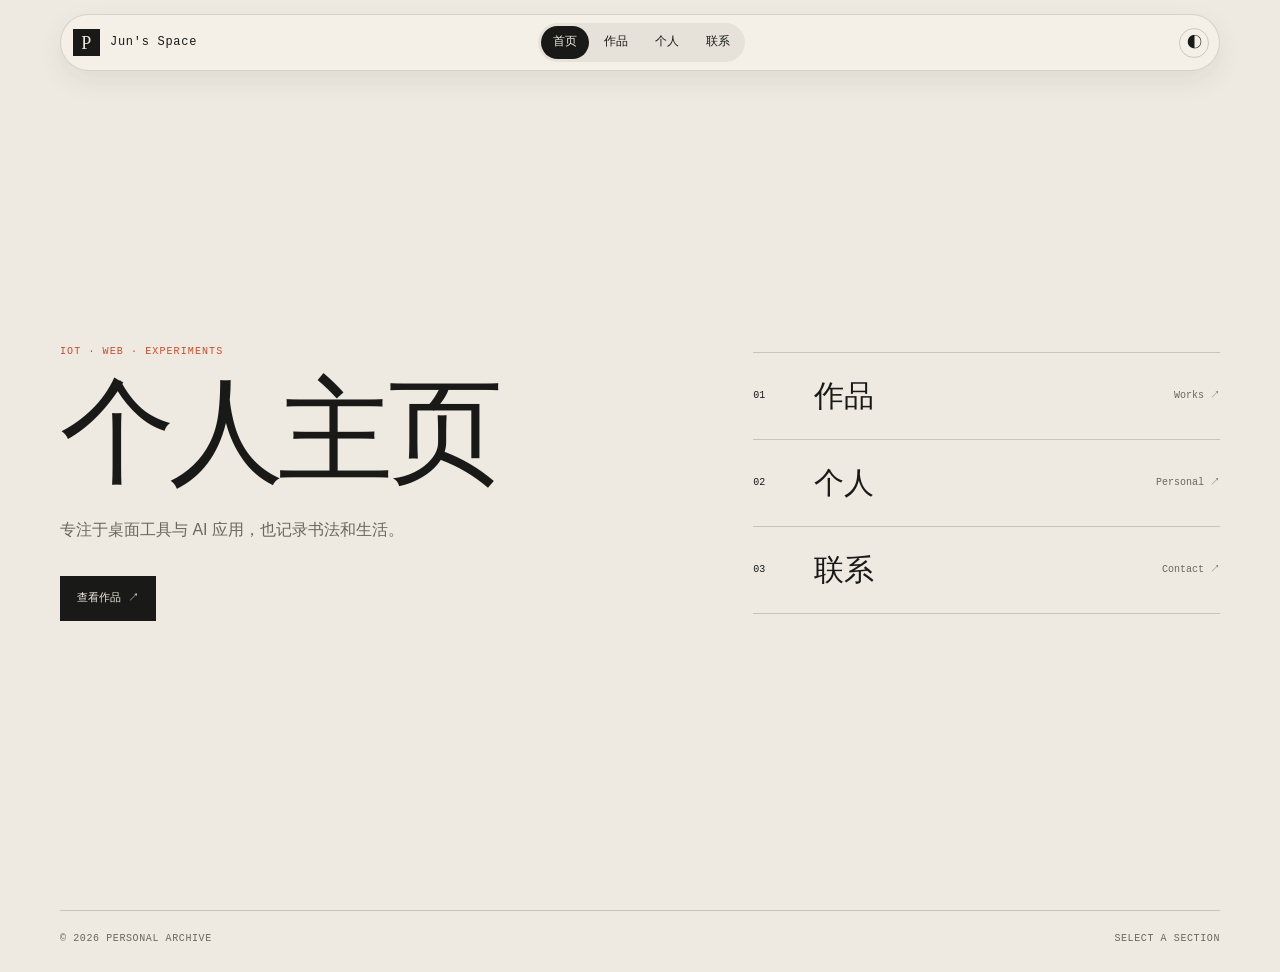
<file: index.html>
<!doctype html>
<html lang="zh-CN">
<head>
  <meta charset="UTF-8">
  <meta name="viewport" content="width=device-width, initial-scale=1.0">
  <meta name="description" content="个人主页入口。">
  <title>个人主页</title>
  <link rel="stylesheet" href="styles.css">
</head>
<body>
  <header class="site-nav">
    <div class="nav-shell">
      <a class="brand" href="index.html"><span class="brand-mark">P</span><span>Jun's Space</span></a>
      <nav class="nav-links" aria-label="主导航">
        <a class="active" href="index.html">首页</a>
        <a href="works.html">作品</a>
        <a href="profile.html">个人</a>
        <a href="contact.html">联系</a>
      </nav>
      <div class="nav-actions"><button class="theme-toggle" type="button" data-theme-toggle aria-label="切换深浅色" title="切换深浅色">◐</button></div>
    </div>
  </header>

  <main class="home-main section-shell">
    <div class="home-copy reveal">
      <p class="eyebrow">IoT · Web · Experiments</p>
      <h1>个人主页</h1>
      <p class="home-lede">专注于桌面工具与 AI 应用，也记录书法和生活。</p>
      <a class="button button-dark" href="works.html">查看作品 ↗</a>
    </div>
    <div class="home-index reveal" aria-label="页面目录">
      <a href="works.html"><span>01</span><strong>作品</strong><b>Works ↗</b></a>
      <a href="profile.html"><span>02</span><strong>个人</strong><b>Personal ↗</b></a>
      <a href="contact.html"><span>03</span><strong>联系</strong><b>Contact ↗</b></a>
    </div>
  </main>

  <footer class="site-footer section-shell"><span>© 2026 PERSONAL ARCHIVE</span><span>SELECT A SECTION</span></footer>
  <script src="app.js" defer></script>
</body>
</html>
</file>
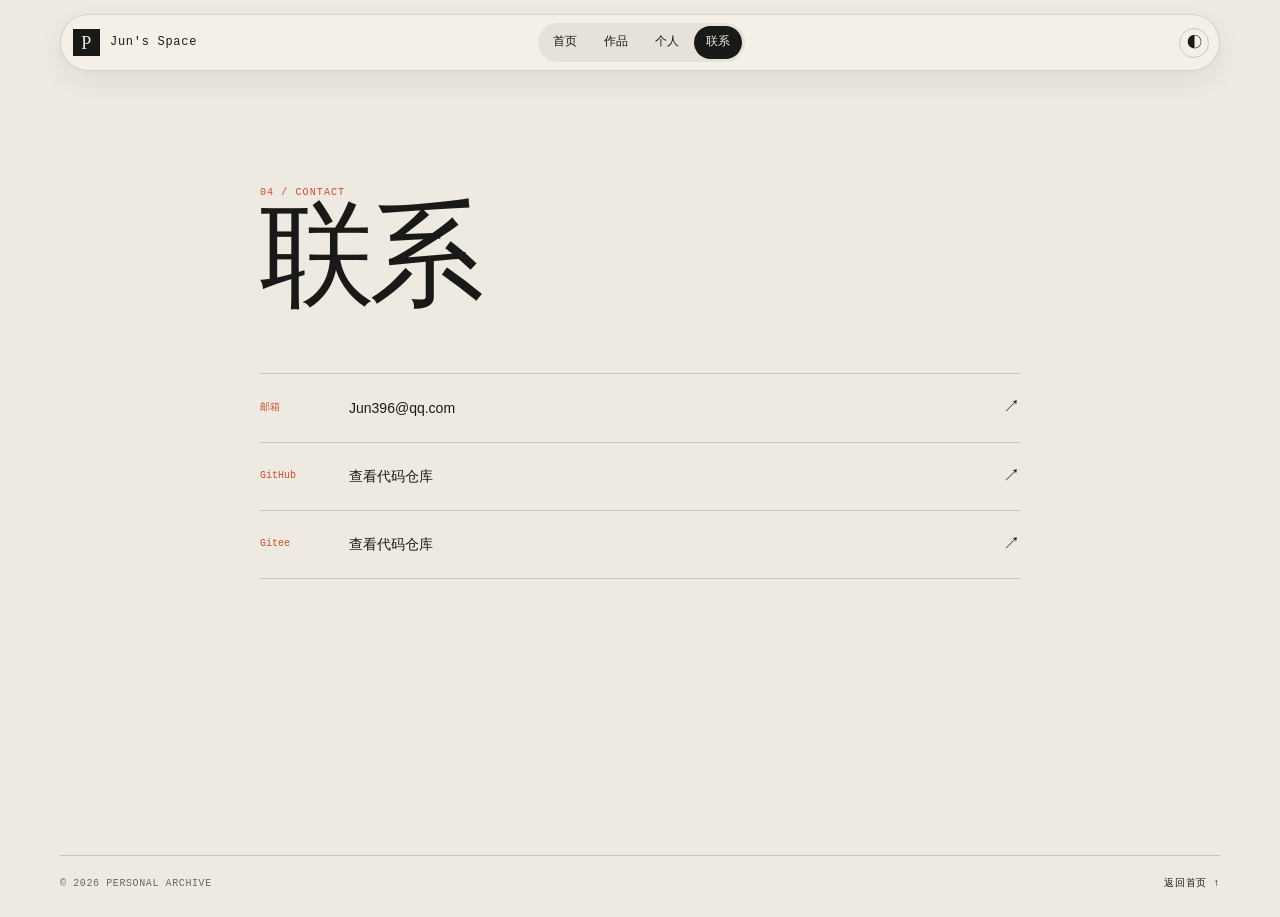
<file: contact.html>
<!doctype html>
<html lang="zh-CN">
<head>
  <meta charset="UTF-8"><meta name="viewport" content="width=device-width, initial-scale=1.0">
  <title>联系 — 个人主页</title><link rel="stylesheet" href="styles.css">
</head>
<body>
  <header class="site-nav"><div class="nav-shell"><a class="brand" href="index.html"><span class="brand-mark">P</span><span>Jun's Space</span></a><nav class="nav-links"><a href="index.html">首页</a><a href="works.html">作品</a><a href="profile.html">个人</a><a class="active" href="contact.html">联系</a></nav><div class="nav-actions"><button class="theme-toggle" type="button" data-theme-toggle aria-label="切换深浅色" title="切换深浅色">◐</button></div></div></header>
  <main class="page-main section-shell contact-page">
    <div class="page-heading reveal"><p class="eyebrow">04 / Contact</p><h1>联系</h1></div>
    <div class="contact-links reveal">
      <a href="mailto:Jun396@qq.com"><span>邮箱</span><strong>Jun396@qq.com</strong><b>↗</b></a>
      <a href="https://github.com/Junmst" target="_blank" rel="noreferrer" aria-label="打开 GitHub 主页"><span>GitHub</span><strong>查看代码仓库</strong><b>↗</b></a>
      <a href="https://gitee.com/junmarvel" target="_blank" rel="noreferrer"><span>Gitee</span><strong>查看代码仓库</strong><b>↗</b></a>
    </div>
  </main>
  <footer class="site-footer section-shell"><span>© 2026 PERSONAL ARCHIVE</span><a href="index.html">返回首页 ↑</a></footer>
  <script src="app.js" defer></script>
</body>
</html>
</file>
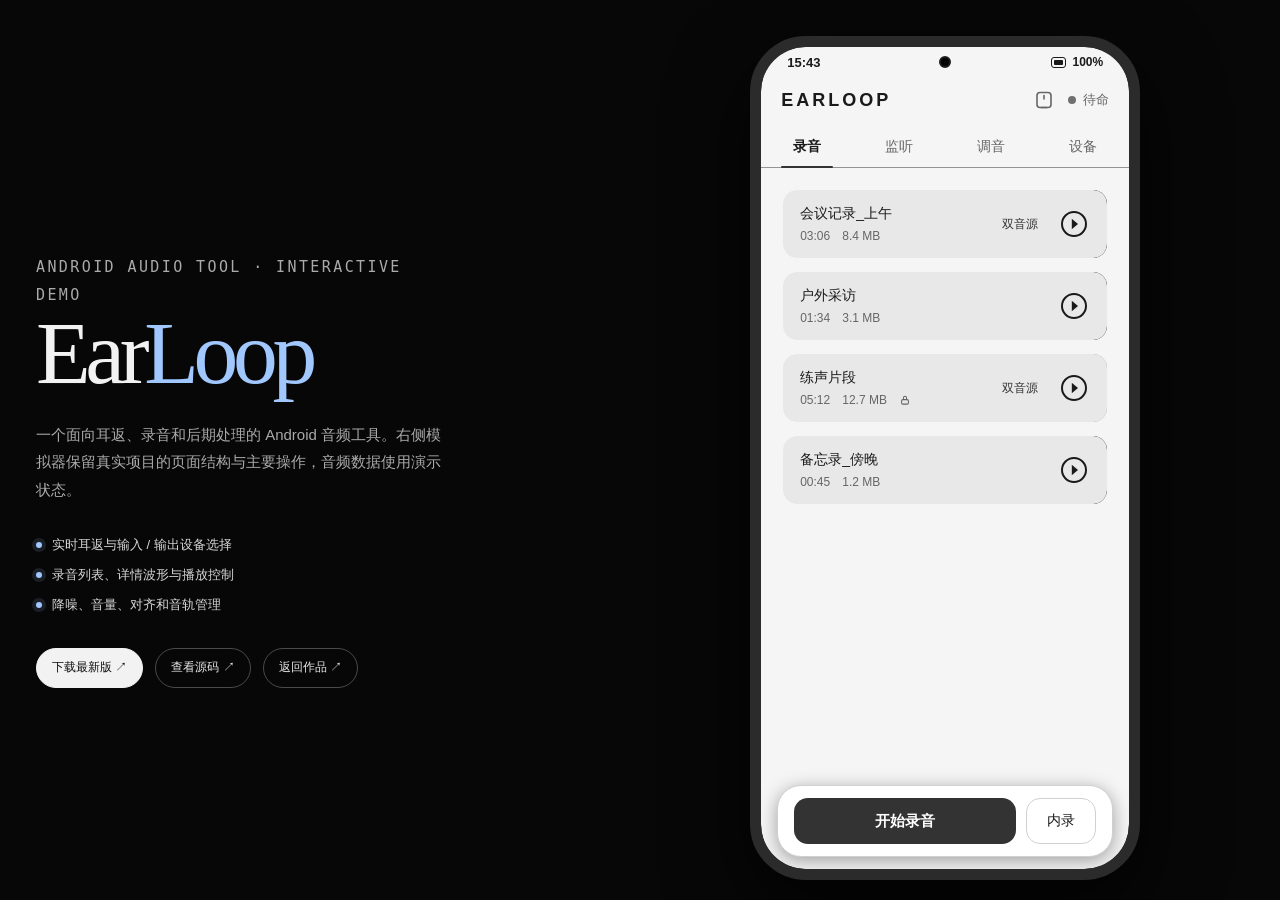
<file: earloop.html>
<!DOCTYPE html>
<html lang="zh-CN">
<head>
<meta charset="UTF-8">
<meta name="viewport" content="width=device-width, initial-scale=1.0">
<title>EarLoop</title>
<style>
:root{
  --ink:#101010; --surface:#1B1B1B; --raised:#272727; --high:#333333;
  --text:#F2F2F2; --muted:#AAAAAA; --outline:#686868; --variant:#444444;
  --primary:#E6E6E6; --on-primary:#101010;
  --success:#43A047; --error:#FF8A80; --playhead:#E53935;
}
[data-theme="dark"]{
  --ink:#101010; --surface:#1B1B1B; --raised:#272727; --high:#333333;
  --text:#F2F2F2; --muted:#AAAAAA; --outline:#686868; --variant:#444444;
  --primary:#E6E6E6; --on-primary:#101010;
  --success:#43A047; --error:#FF8A80; --playhead:#E53935;
}
[data-theme="light"]{
  --ink:#F5F5F5; --surface:#FFFFFF; --raised:#E8E8E8; --high:#F0F0F0;
  --text:#1A1A1A; --muted:#666666; --outline:#707070; --variant:#D0D0D0;
  --primary:#333333; --on-primary:#FFFFFF;
  --success:#2E7D32; --error:#BA1A1A; --playhead:#E53935;
}
*{box-sizing:border-box;margin:0;padding:0;-webkit-tap-highlight-color:transparent;}
html,body{height:100%;}
body{
  background:#070707;
  font-family:-apple-system,BlinkMacSystemFont,"Segoe UI","PingFang SC","Microsoft YaHei",sans-serif;
  color:var(--text);
  min-height:100vh;padding:36px;
}
/* ===== 项目介绍 + 手机模拟器 ===== */
.earloop-project-shell{width:min(1240px,100%);min-height:calc(100vh - 72px);margin:0 auto;display:grid;grid-template-columns:minmax(300px,.85fr) minmax(390px,1fr);gap:clamp(46px,8vw,120px);align-items:center;}
.earloop-project-intro{max-width:470px;}
.earloop-project-kicker{margin:0 0 18px;color:#9fbfff;font:11px/1.2 ui-monospace,SFMono-Regular,Consolas,monospace;letter-spacing:.16em;text-transform:uppercase;}
.earloop-project-intro h1{margin:0;color:#f2f2f2;font:500 clamp(54px,7vw,92px)/.95 Georgia,"Songti SC",serif;letter-spacing:-.06em;}
.earloop-project-intro h1 span{color:#a1c7ff;}
.earloop-project-intro p{max-width:410px;margin:26px 0 0;color:#aaa;line-height:1.85;font-size:15px;}
.earloop-feature-list{display:grid;gap:12px;margin:32px 0 0;padding:0;list-style:none;color:#d7d7d7;font-size:13px;}
.earloop-feature-list li{display:flex;align-items:center;gap:10px;}
.earloop-feature-list li::before{content:"";width:6px;height:6px;border-radius:50%;background:#a1c7ff;box-shadow:0 0 0 4px rgba(161,199,255,.12);}
.earloop-project-actions{display:flex;flex-wrap:wrap;gap:12px;margin-top:34px;}
.earloop-project-actions a{display:inline-flex;align-items:center;min-height:40px;padding:0 15px;border:1px solid #4a4a4a;border-radius:999px;color:#e8e8e8;font-size:12px;text-decoration:none;transition:background .2s,border-color .2s,transform .2s;}
.earloop-project-actions a:first-child{background:#f2f2f2;color:#101010;border-color:#f2f2f2;}
.earloop-project-actions a:hover{border-color:#a1c7ff;transform:translateY(-2px);}
.earloop-phone-stage{display:flex;justify-content:center;align-items:center;min-width:390px;}
@media (max-width: 820px){
  body{padding:24px 16px;}
  .earloop-project-shell{display:block;min-height:0;}
  .earloop-project-intro{max-width:620px;margin:0 auto 34px;}
  .earloop-project-intro h1{font-size:64px;}
  .earloop-phone-stage{min-width:0;}
}
/* ===== 展台说明（外壳外，非 App 界面） ===== */
.stage-note{position:fixed;left:24px;top:24px;color:#555;font-size:13px;line-height:1.7;}
.stage-note b{color:#999;font-weight:600;}

/* ===== 真机外壳 ===== */
.phone{
  position:relative;width:390px;height:844px;flex:none;
  background:#1a1a1a;border-radius:56px;
  border:11px solid #2b2b2b;
  box-shadow:0 30px 80px rgba(0,0,0,.75), inset 0 0 0 2px #0a0a0a;
  display:flex;flex-direction:column;overflow:hidden;
  transform-origin:center center;
}
.phone::before{ /* 侧边电源键 */
  content:"";position:absolute;right:-11px;top:170px;width:3px;height:96px;
  background:#3a3a3a;border-radius:2px;
}
.phone::after{ /* 侧边音量键 */
  content:"";position:absolute;left:-11px;top:150px;width:3px;height:64px;
  background:#3a3a3a;border-radius:2px;box-shadow:0 76px 0 #3a3a3a;
}
.screen{
  position:relative;flex:1;background:var(--ink);border-radius:44px;overflow:hidden;
  display:flex;flex-direction:column;user-select:none;-webkit-user-select:none;
}
/* 状态栏 */
.statusbar{
  position:relative;
  height:30px;flex:none;display:flex;align-items:center;justify-content:space-between;
  padding:0 26px;font-size:13px;font-weight:600;color:var(--text);
}
.statusbar .sb-right{display:flex;align-items:center;gap:6px;}
.sb-icon{width:15px;height:11px;border:1.4px solid var(--text);border-radius:3px;position:relative;}
.sb-icon::after{content:"";position:absolute;inset:2px;background:var(--text);border-radius:1px;}
.punch{position:absolute;top:9px;left:50%;transform:translateX(-50%);width:12px;height:12px;border-radius:50%;background:#000;border:2px solid #1c1c1c;}
.island{position:absolute;top:5px;left:50%;display:flex;align-items:center;gap:7px;height:20px;padding:0 13px;border-radius:20px;background:#000;color:#fff;font-size:12px;font-weight:600;letter-spacing:.3px;opacity:0;transform:translateX(-50%) scale(.75);pointer-events:none;transition:opacity .2s ease,transform .22s cubic-bezier(.2,.9,.3,1.2);}
.island.on{opacity:1;transform:translateX(-50%) scale(1);pointer-events:auto;}
.island-dot{width:7px;height:7px;border-radius:50%;background:#E53935;animation:islandPulse 1.2s ease-in-out infinite;}
@keyframes islandPulse{0%,100%{opacity:1}50%{opacity:.25}}

#app{position:relative;flex:1;overflow:hidden;}
.view{position:absolute;inset:0;display:flex;flex-direction:column;}
.hidden{display:none !important;}

/* ===== 顶栏 ===== */
.header{
  flex:none;display:flex;align-items:center;justify-content:space-between;
  padding:6px 20px 10px;
}
.wordmark{font-size:18px;font-weight:700;letter-spacing:3px;}
.header-status{display:flex;align-items:center;gap:7px;font-size:13px;color:var(--muted);}
.status-dot{width:8px;height:8px;border-radius:50%;background:var(--outline);}
.status-dot.live{background:var(--success);}

/* ===== 底部 Tabs（主页四栏） ===== */
.tabs{
  flex:none;display:flex;border-bottom:1px solid rgba(68,68,68,.55);
}
.tab{
  flex:1;text-align:center;padding:11px 0;font-size:14px;color:var(--muted);
  cursor:pointer;user-select:none;position:relative;
}
.tab.sel{color:var(--text);font-weight:600;}
.tab.sel::after{content:"";position:absolute;left:22%;right:22%;bottom:-1px;height:2px;background:var(--primary);border-radius:2px;}

/* 内容滚动区 */
.body{flex:1;overflow-y:auto;overflow-x:hidden;padding:22px 22px 96px;display:flex;flex-direction:column;gap:24px;}
.body::-webkit-scrollbar{width:0;}

/* ===== 卡片通用 ===== */
.card{background:var(--raised);border-radius:18px;border:1px solid rgba(68,68,68,.55);padding:20px 18px;transition:background .18s;}
.row{display:flex;align-items:center;justify-content:space-between;gap:10px;}
.muted{color:var(--muted);}
.small{font-size:12px;}
.med{font-weight:500;}

/* 可点元素通用反馈 */
.tab,.seg button,.mode-btn,.mini-seg button,.align-btns button,.q-toggle,.denoise-action,.detail-tabs button,.rec-card,.icon-btn,.track-item,.play-btn,.bar-record,.bar-capture,.select-bar button,.dropdown button,.dialog-actions button,.sheet-opt{
  transition:background .16s ease,color .16s ease,transform .12s ease,border-color .16s ease;
}
.tab:active{color:var(--primary);}
.seg button:active,.mode-btn:active,.mini-seg button:active,.q-toggle:active,.detail-tabs button:active{transform:scale(.95);}
.align-btns button:active{transform:scale(.94);background:var(--variant);}
.denoise-action:active{opacity:.65;}
.rec-card:hover{background:var(--high);}
.rec-card:active{transform:scale(.985);}
.icon-btn:active{background:var(--raised);border-radius:12px;}
.play-btn:active{transform:scale(.9);}
.dropdown button:active,.dialog-actions button:active,.sheet-opt:active{background:var(--high);}

/* 开关 */
.switch{width:46px;height:28px;border-radius:14px;background:var(--variant);position:relative;cursor:pointer;flex:none;transition:background .18s;}
.switch::after{content:"";position:absolute;top:3px;left:3px;width:22px;height:22px;border-radius:50%;background:#ccc;transition:transform .18s;}
.switch.on{background:var(--primary);}
.switch.on::after{transform:translateX(18px);background:var(--on-primary);}

/* 分段按钮 */
.seg{display:flex;gap:8px;}
.seg button{
  flex:1;padding:10px 0;border-radius:10px;border:1px solid var(--variant);
  background:var(--raised);color:var(--text);font-size:13px;cursor:pointer;
}
.seg button.sel{background:var(--primary);color:var(--on-primary);border-color:var(--primary);font-weight:600;}

/* 模式小按钮 */
.mode-btn{
  border:1px solid var(--primary);background:var(--primary);color:var(--on-primary);
  border-radius:10px;padding:8px 14px;font-size:13px;font-weight:600;cursor:pointer;
  overflow:hidden;min-width:72px;
}
.mode-btn .mode-label{display:inline-block;animation:modeLabelIn .18s ease;}
@keyframes modeLabelIn{from{opacity:0;transform:translateX(8px);}to{opacity:1;transform:none;}}

/* 滑块 */
.slider{position:relative;height:28px;display:flex;align-items:center;cursor:pointer;touch-action:none;}
.slider .track{position:absolute;left:9px;right:9px;height:3px;border-radius:3px;background:var(--variant);}
.slider .fill{position:absolute;left:9px;height:3px;border-radius:3px;background:var(--primary);}
.slider .thumb{position:absolute;width:18px;height:18px;border-radius:50%;background:var(--primary);transform:translateX(-50%);transition:width .12s ease,height .12s ease,background .16s ease;}
.slider:hover .thumb{width:20px;height:20px;}
.slider .ref{position:absolute;top:50%;width:4px;height:4px;border-radius:50%;background:var(--playhead);transform:translate(-50%,-50%);z-index:1;}
.slider.disabled{opacity:.4;pointer-events:none;}

/* 大监听按钮 */
.big-action{
  width:100%;padding:17px;border:none;border-radius:16px;background:var(--primary);
  color:var(--on-primary);font-size:17px;font-weight:600;cursor:pointer;
  transition:transform .12s ease,background .16s ease,opacity .16s ease;
}
.big-action:active{transform:scale(.98);opacity:.88;}
.big-action.ghost{background:var(--high);color:var(--text);border:1px solid var(--variant);}
.banner{background:var(--raised);border-radius:16px;padding:15px;display:flex;flex-direction:column;gap:8px;}
.banner button{align-self:flex-start;margin-top:6px;background:var(--primary);color:var(--on-primary);border:none;border-radius:10px;padding:8px 14px;font-size:13px;cursor:pointer;transition:transform .12s ease;}
.banner button:active{transform:scale(.96);}

/* 录音列表卡片 */
#panel-recordings{display:flex;flex-direction:column;gap:14px;}
#panel-listen,#panel-tune,#panel-device{display:flex;flex-direction:column;gap:26px;}
.rec-card{background:var(--raised);border-radius:14px;padding:14px 16px;cursor:pointer;border:1px solid transparent;position:relative;}
.rec-swipe{position:relative;border-radius:14px;overflow:hidden;touch-action:pan-y;}
.swipe-actions{position:absolute;top:0;right:0;bottom:0;width:168px;display:flex;}
.swipe-actions button{flex:1 1 0;min-width:0;border:none;background:var(--high);color:var(--text);display:flex;flex-direction:column;align-items:center;justify-content:center;gap:4px;font-size:10px;padding:0 2px;cursor:pointer;}
.swipe-actions button svg{width:18px;height:18px;}
.swipe-actions button.act-lock{background:var(--raised);}
.swipe-actions button.act-delete{background:#3a2323;color:var(--error);}
.swipe-actions button:disabled{opacity:.35;cursor:not-allowed;}
.swipe-actions button:disabled svg{opacity:.6;}
.rec-swipe .rec-card{transition:transform .22s ease;}
.rec-swipe.dragging .rec-card{transition:none;}
.rec-swipe.open .rec-card{transform:translateX(-168px);}
.rec-card.sel{background:var(--high);border-color:rgba(230,230,230,.45);}
.rec-card .check{
  width:22px;height:22px;flex:none;border-radius:50%;border:2px solid var(--outline);
  display:none;align-items:center;justify-content:center;color:var(--on-primary);
}
.selecting .rec-card .check{display:flex;}
.rec-card.sel .check{background:var(--primary);border-color:var(--primary);}
.rec-card .check svg{width:13px;height:13px;}
.rec-card .main{display:flex;align-items:center;gap:12px;}
.rec-card .meta{display:flex;gap:12px;margin-top:6px;font-size:12px;color:var(--muted);align-items:center;}
.lock-ico{display:inline-flex;color:var(--muted);}
.lock-ico svg{width:12px;height:12px;}
.rec-card .title{font-weight:500;flex:1;font-size:14px;}
.play-btn{width:32px;height:32px;flex:none;cursor:pointer;display:flex;align-items:center;justify-content:center;background:transparent;border:none;padding:0;color:var(--text);}
.play-btn svg{width:28px;height:28px;}
.status-chip{font-size:12px;color:var(--primary);padding-right:8px;}
.rec-progress{margin-top:9px;}
.rec-progress .time{font-size:12px;color:var(--muted);margin-top:3px;}

/* 多选操作栏 */
.select-bar{display:flex;align-items:center;gap:10px;padding:4px 2px;}
.select-bar .sel-count{flex:1;font-weight:500;font-size:15px;}
.select-bar button{
  border:1px solid var(--variant);background:var(--raised);color:var(--text);
  border-radius:10px;padding:8px 12px;font-size:13px;cursor:pointer;transition:background .16s,transform .12s;
}
.select-bar button:active{transform:scale(.96);}
.select-bar button.primary{background:var(--primary);color:var(--on-primary);border-color:var(--primary);font-weight:600;}

/* ===== 详情页 ===== */
#view-detail{background:var(--ink);}
.detail-top{flex:none;height:40px;display:flex;align-items:center;padding:0 10px;gap:2px;}
.icon-btn{width:40px;height:40px;display:flex;align-items:center;justify-content:center;cursor:pointer;border:none;background:transparent;color:var(--text);}
.detail-title{flex:1;font-size:18px;font-weight:600;white-space:nowrap;overflow:hidden;text-overflow:ellipsis;padding-left:6px;}
.menu-wrap{position:relative;}
.dropdown{
  position:absolute;right:0;top:44px;width:168px;background:var(--raised);border-radius:18px;
  box-shadow:0 8px 24px rgba(0,0,0,.6);overflow:hidden;z-index:30;
  opacity:0;transform:translateY(-6px) scale(.97);transform-origin:top right;
  visibility:hidden;pointer-events:none;
  transition:opacity .16s ease,transform .16s ease,visibility 0s linear .16s;
}
.dropdown.open{
  opacity:1;transform:translateY(0) scale(1);visibility:visible;pointer-events:auto;
  transition:opacity .16s ease,transform .16s ease,visibility 0s;
}
.dropdown button{display:block;width:100%;height:40px;padding:0 12px;background:transparent;border:none;border-bottom:1px solid rgba(68,68,68,.55);color:var(--text);font-size:14px;text-align:left;cursor:pointer;}
.dropdown button:last-child{border-bottom:none;}
.dropdown button:disabled{opacity:.35;cursor:not-allowed;}

.wavezone{flex:1;min-height:0;display:flex;flex-direction:column;padding:2px 10px 0;user-select:none;-webkit-user-select:none;}
#wave-canvas{flex:1;min-height:0;width:100%;display:block;touch-action:none;}
.timerow{flex:none;height:70px;display:flex;align-items:center;justify-content:space-between;padding:0 10px;}
.time-cur{font-size:22px;font-weight:700;color:var(--text);}
.time-sep{font-size:11px;color:var(--muted);margin:0 4px;}
.time-total{font-size:11px;color:var(--muted);}

.format-note{flex:none;padding:10px;display:flex;align-items:center;justify-content:space-between;gap:8px;color:var(--muted);font-size:12px;}
.format-note button{background:transparent;color:var(--primary);border:none;font-size:13px;cursor:pointer;}

.detail-bottom{flex:none;padding:0 10px 14px;display:flex;flex-direction:column;gap:10px;}
.detail-tabs{display:flex;gap:10px;}
.detail-tabs button{
  flex:1;height:42px;border-radius:14px;border:none;font-size:15px;cursor:pointer;color:var(--text);
  background:var(--raised);transition:background .16s ease,color .16s ease,transform .12s ease;
}
.detail-tabs button:hover{background:var(--high);}
.detail-tabs button:active{transform:scale(.97);}
.detail-tabs button.sel{background:var(--primary);color:var(--on-primary);font-weight:600;}
.ctl-card{background:var(--raised);border-radius:18px;height:170px;display:flex;align-items:center;padding:14px;}
.ctl-inner{width:100%;display:flex;flex-direction:column;justify-content:center;gap:14px;}
.ctl-inner.in-right{animation:ctlInR .18s ease;}
.ctl-inner.in-left{animation:ctlInL .18s ease;}
.ctl-inner.locked .q-toggle,.ctl-inner.locked .denoise-action,.ctl-inner.locked .slider,.ctl-inner.locked .align-btns button{opacity:.38;pointer-events:none;}
@keyframes ctlInR{from{opacity:0;transform:translateX(14px);}to{opacity:1;transform:none;}}
@keyframes ctlInL{from{opacity:0;transform:translateX(-14px);}to{opacity:1;transform:none;}}
.view{animation:viewIn .2s ease;}
@keyframes viewIn{from{opacity:0;}to{opacity:1;}}
.channel-row{display:flex;align-items:center;gap:10px;}
.channel-row .col-title{font-weight:500;width:52px;flex:none;}
.channel-row .col-status{font-size:12px;color:var(--muted);flex:1;min-height:15px;}
.denoise-row{display:flex;align-items:center;gap:10px;}
.denoise-row .col-info{flex:1;min-width:0;}
.denoise-row .col-title{font-weight:500;font-size:14px;}
.denoise-row .col-status{font-size:12px;color:var(--muted);margin-top:2px;min-height:15px;}
.q-toggle{border:1px solid var(--variant);background:transparent;color:var(--muted);border-radius:9px;padding:6px 10px;font-size:12px;cursor:pointer;flex:none;}
.q-toggle.disabled{opacity:.35;cursor:default;}
.denoise-action{border:none;background:transparent;color:var(--primary);font-size:13px;cursor:pointer;padding:6px 4px;flex:none;}
.mini-seg{display:flex;gap:6px;}
.mini-seg button{border:1px solid var(--variant);background:var(--raised);color:var(--text);border-radius:9px;padding:6px 9px;font-size:12px;cursor:pointer;}
.mini-seg button.sel{background:var(--primary);color:var(--on-primary);border-color:var(--primary);}

.align-btns{display:flex;gap:0;}
.align-btns button{flex:1;height:38px;border:none;background:transparent;color:var(--text);font-size:13px;cursor:pointer;}
.align-btns button:active{background:var(--variant);}

/* 音轨管理覆盖层 */
#view-tracks{background:var(--ink);z-index:20;padding-top:16px;}
.tracks-head{display:flex;align-items:center;gap:6px;padding:0 10px 14px;}
.tracks-body{flex:1;overflow-y:auto;padding:0 20px;display:flex;flex-direction:column;gap:14px;}
.track-item{background:var(--raised);border-radius:16px;padding:16px;display:flex;flex-direction:column;gap:8px;}

.seg button:hover:not(.sel),.mini-seg button:hover:not(.sel){background:var(--high);}
.switch:hover{border-color:var(--outline);}
[data-dev]:hover{background:var(--high);}
.play-btn:hover{color:var(--primary);}
.dropdown button:hover{background:var(--high);}

/* 对话框 */
.dialog-mask{position:absolute;inset:0;background:rgba(0,0,0,.55);z-index:40;display:flex;align-items:center;justify-content:center;padding:30px;animation:maskIn .18s ease;}
@keyframes maskIn{from{opacity:0;}to{opacity:1;}}
.dialog{background:var(--raised);border-radius:20px;padding:20px;width:100%;max-width:300px;animation:dialogIn .2s ease;}
@keyframes dialogIn{from{opacity:0;transform:translateY(10px) scale(.96);}to{opacity:1;transform:none;}}
.dialog h3{font-size:16px;margin-bottom:10px;}
.dialog p{font-size:13px;color:var(--muted);line-height:1.6;}
.dialog-actions{display:flex;justify-content:flex-end;gap:10px;margin-top:18px;}
.dialog-actions button{border:none;background:transparent;color:var(--primary);font-size:14px;cursor:pointer;padding:8px 12px;}
.dialog input{width:100%;background:var(--surface);border:1px solid var(--variant);border-radius:10px;color:var(--text);padding:10px;font-size:14px;margin-top:10px;}

/* 底部导出 sheet */
.sheet-mask{position:absolute;inset:0;background:rgba(0,0,0,.55);z-index:40;display:flex;align-items:flex-end;justify-content:center;animation:maskIn .18s ease;}
.sheet{background:var(--raised);border-radius:24px 24px 0 0;padding:20px 20px 24px;width:100%;animation:sheetUp .2s ease;}
@keyframes sheetUp{from{opacity:0;transform:translateY(24px);}to{opacity:1;transform:none;}}
.sheet-opt{display:flex;align-items:center;gap:14px;padding:13px 4px;cursor:pointer;border-radius:14px;}
.sheet-opt:active{background:var(--high);}
.radio{width:20px;height:20px;flex:none;border-radius:50%;border:2px solid var(--outline);display:flex;align-items:center;justify-content:center;}
.radio.on{border-color:var(--primary);}
.radio.on::after{content:"";width:10px;height:10px;border-radius:50%;background:var(--primary);}
.sheet-opt .label{font-size:15px;}
.sheet-confirm{margin-top:14px;width:100%;height:46px;border:none;border-radius:18px;background:var(--variant);color:var(--text);font-size:15px;font-weight:600;cursor:pointer;transition:background .16s,transform .12s;}
.sheet-confirm:active{transform:scale(.98);}
.sheet-confirm:disabled{opacity:.45;cursor:default;}

/* 主题切换键 */
.theme-btn{width:34px;height:34px;color:var(--muted);}
.theme-btn svg{width:20px;height:20px;}

/* 主页底部录音 / 内录栏 */
.home-bottombar{position:absolute;left:16px;right:16px;bottom:12px;z-index:15;transition:opacity .22s ease,transform .22s ease;}
.home-bottombar.off{opacity:0;transform:translateY(16px);pointer-events:none;}
.bar-pill{background:var(--surface);border-radius:24px;padding:12px 16px;display:flex;gap:10px;box-shadow:0 4px 18px rgba(0,0,0,.35);border:1px solid var(--variant);}
.bar-record{flex:1;height:46px;border:none;border-radius:14px;background:var(--primary);color:var(--on-primary);font-size:15px;font-weight:600;cursor:pointer;transition:transform .12s ease,opacity .16s ease;}
.bar-record:active{transform:scale(.97);}
.bar-capture{height:46px;padding:0 20px;border:1px solid var(--variant);border-radius:14px;background:transparent;color:var(--text);font-size:14px;cursor:pointer;transition:transform .12s ease,background .16s ease,color .16s ease;}
.bar-capture.on{background:var(--high);color:var(--primary);border-color:var(--primary);}
.bar-capture:active{transform:scale(.97);}

/* 页面 / Tab 过渡动画 */
@keyframes slideInRight{from{opacity:0;transform:translateX(30px);}to{opacity:1;transform:none;}}
@keyframes slideInLeft{from{opacity:0;transform:translateX(-30px);}to{opacity:1;transform:none;}}
@keyframes panelInRight{from{opacity:0;transform:translateX(22px);}to{opacity:1;transform:none;}}
@keyframes panelInLeft{from{opacity:0;transform:translateX(-22px);}to{opacity:1;transform:none;}}
.anim-in-right{animation:slideInRight .26s ease;}
.anim-in-left{animation:slideInLeft .26s ease;}
.panel-in-right{animation:panelInRight .22s ease;}
.panel-in-left{animation:panelInLeft .22s ease;}
@keyframes expandIn{from{opacity:0;transform:translateY(-8px);}to{opacity:1;transform:none;}}
.anim-expand{animation:expandIn .22s ease;}
</style>
</head>
<body>
<div class="earloop-project-shell">
  <section class="earloop-project-intro">
    <p class="earloop-project-kicker">Android audio tool · interactive demo</p>
    <h1>Ear<span>Loop</span></h1>
    <p>一个面向耳返、录音和后期处理的 Android 音频工具。右侧模拟器保留真实项目的页面结构与主要操作，音频数据使用演示状态。</p>
    <ul class="earloop-feature-list">
      <li>实时耳返与输入 / 输出设备选择</li>
      <li>录音列表、详情波形与播放控制</li>
      <li>降噪、音量、对齐和音轨管理</li>
    </ul>
    <div class="earloop-project-actions">
      <a href="https://gitee.com/junmarvel/ear-loop/releases/tag/v1.1.0" target="_blank" rel="noreferrer">下载最新版 ↗</a>
      <a href="https://gitee.com/junmarvel/ear-loop" target="_blank" rel="noreferrer">查看源码 ↗</a>
      <a href="works.html">返回作品 ↗</a>
    </div>
  </section>
  <div class="earloop-phone-stage">
<div class="phone">
  <div class="screen">
    <div class="statusbar">
      <span id="sb-time">9:41</span>
      <div class="punch"></div>
      <div class="island" id="island">
        <span class="island-dot"></span>
        <span id="di-timer">00:00</span>
      </div>
      <div class="sb-right">
        <span class="sb-icon"></span>
        <span style="font-size:12px;">100%</span>
      </div>
    </div>

    <div id="app">
      <!-- ============ 主页 ============ -->
      <div class="view" id="view-home">
        <div class="header">
          <div class="wordmark">EARLOOP</div>
          <div class="header-status">
            <button class="icon-btn theme-btn" id="theme-toggle" aria-label="切换主题"></button>
            <span class="status-dot" id="header-dot"></span><span id="header-text">待命</span>
          </div>
        </div>
        <div class="tabs" id="tabs">
          <div class="tab sel" data-tab="RECORDINGS">录音</div>
          <div class="tab" data-tab="LISTEN">监听</div>
          <div class="tab" data-tab="TUNE">调音</div>
          <div class="tab" data-tab="DEVICE">设备</div>
        </div>
        <div class="body">
          <div id="panel-recordings"></div>
          <div id="panel-listen" class="hidden"></div>
          <div id="panel-tune" class="hidden"></div>
          <div id="panel-device" class="hidden"></div>
        </div>
      </div>

      <!-- ============ 详情后期页 ============ -->
      <div class="view hidden" id="view-detail">
        <div class="detail-top">
          <button class="icon-btn" id="detail-back" aria-label="返回录音列表">
            <svg width="24" height="24" viewBox="0 0 24 24" fill="none"><path d="M15.4 5.5 9.6 12l5.8 6.5" stroke="currentColor" stroke-width="2.5" stroke-linecap="round" stroke-linejoin="round"/></svg>
          </button>
          <div class="detail-title" id="detail-title"></div>
          <div class="menu-wrap">
            <button class="icon-btn" id="detail-menu" aria-label="更多操作">
              <svg width="22" height="22" viewBox="0 0 22 22" fill="currentColor"><circle cx="11" cy="6" r="1.7"/><circle cx="11" cy="11" r="1.7"/><circle cx="11" cy="16" r="1.7"/></svg>
            </button>
            <div class="dropdown" id="detail-dropdown">
              <button data-act="rename">重命名</button>
              <button data-act="details">详情</button>
              <button data-act="tracks">音轨管理</button>
              <button data-act="export">导出</button>
              <button data-act="layout">切换布局</button>
            </div>
          </div>
        </div>

        <div class="wavezone">
          <canvas id="wave-canvas"></canvas>
        </div>

        <div class="timerow">
          <div>
            <span class="time-cur" id="time-cur">00:00.00</span>
            <span class="time-sep">/</span>
            <span class="time-total" id="time-total">00:00.00</span>
          </div>
          <button class="play-btn" id="detail-play" aria-label="播放录音"></button>
        </div>

        <div class="format-note hidden" id="format-note">
          <span id="format-text">内录格式缺失，音轨仍保留</span>
          <button id="format-btn">确认格式</button>
        </div>

        <div class="detail-bottom">
          <div class="detail-tabs" id="detail-tabs"></div>
          <div class="ctl-card"><div class="ctl-inner" id="ctl-inner"></div></div>
        </div>
      </div>

      <!-- ============ 音轨管理页 ============ -->
      <div class="view hidden" id="view-tracks">
        <div class="tracks-head">
          <button class="icon-btn" id="tracks-back" aria-label="返回">
            <svg width="24" height="24" viewBox="0 0 24 24" fill="none"><path d="M15.4 5.5 9.6 12l5.8 6.5" stroke="currentColor" stroke-width="2.5" stroke-linecap="round" stroke-linejoin="round"/></svg>
          </button>
          <div class="detail-title" id="tracks-title">音轨管理</div>
        </div>
        <div class="tracks-body" id="tracks-body"></div>
      </div>

      <!-- 主页底部录音 / 内录栏 -->
      <div class="home-bottombar" id="home-bottombar">
        <div class="bar-pill">
          <button class="bar-record" id="bar-record">开始录音</button>
          <button class="bar-capture" id="bar-capture">内录</button>
        </div>
      </div>
    </div>
  </div>
</div>

  </div>
</div>
<script>
/* ============================================================
 * 状态模型：普通对象 + 重渲染，不依赖任何框架
 * ============================================================ */
const BINS = 720;

// 可复现伪随机
function seeded(seed){let s=seed>>>0;return ()=>{s=(s*1664525+1013904223)>>>0;return s/4294967296;};}
function makeEnvelope(seed, dual){
  const rnd=seeded(seed); const arr=new Float32Array(BINS);
  for(let i=0;i<BINS;i++){
    const t=i/BINS;
    let v=0.40+0.22*Math.sin(t*9+seed)+0.15*Math.sin(t*23+seed*2);
    v+=rnd()*0.34;
    if(rnd()<0.5) v*=0.85+0.3*rnd();
    arr[i]=Math.max(0.08,Math.min(1,v));
  }
  return arr;
}

const RECORDINGS=[
  {id:'r1',name:'会议记录_上午',durationMs:186200,size:'8.4 MB',sampleRate:'48000 Hz',channels:'双声道',dual:true,locked:false,
   mic:makeEnvelope(11,true),sys:makeEnvelope(23,true)},
  {id:'r2',name:'户外采访',durationMs:94300,size:'3.1 MB',sampleRate:'48000 Hz',channels:'单声道',dual:false,locked:false,
   mic:makeEnvelope(37,false),sys:null},
  {id:'r3',name:'练声片段',durationMs:312500,size:'12.7 MB',sampleRate:'48000 Hz',channels:'双声道',dual:true,locked:true,
   mic:makeEnvelope(51,true),sys:makeEnvelope(67,true)},
  {id:'r4',name:'备忘录_傍晚',durationMs:45800,size:'1.2 MB',sampleRate:'44100 Hz',channels:'单声道',dual:false,locked:false,
   mic:makeEnvelope(83,false),sys:null},
];

const app={
  tab:'RECORDINGS',
  view:'home',
  theme:null,
  recordingActive:false,
  recordStart:0,
  internalCapture:false,
  listen:{phase:'STOPPED',busy:false},
  tune:{voiceProcessing:false,denoiser:'SPEEX',noise:55,clarity:35,fixedGain:false,gain:100,stereo:false,exclusive:false},
  // 当前详情会话
  detail:null,
  playing:false,
  raf:null,
  lastTs:0,
  // 列表多选
  selectionMode:false,
  selected:[],
};

// 详情页每录音的独立编辑状态
const detailState={};
function ensureDetail(rec){
  if(!detailState[rec.id]){
    detailState[rec.id]={
      positionMs:0,
      visibleMs:10000,
      micGainDb:0, sysGainDb:0, syncOffsetMs:0,
      selMic:'NONE', selSystem:'NONE', stMic:'IDLE', stSystem:'IDLE',
      tab:'DENOISE',
    };
  }
  return detailState[rec.id];
}

/* ---------- 格式化 ---------- */
function fmtTime(ms){
  ms=Math.max(0,Math.round(ms));
  const m=Math.floor(ms/60000), s=Math.floor(ms/1000)%60, c=Math.floor(ms%1000/10);
  return String(m).padStart(2,'0')+':'+String(s).padStart(2,'0')+'.'+String(c).padStart(2,'0');
}
function fmtDuration(ms){
  const m=Math.floor(ms/60000), s=Math.floor(ms/1000)%60;
  return String(m).padStart(2,'0')+':'+String(s).padStart(2,'0');
}
function fmtDb(db){ return db<=-60?'−∞ dB':(db>0?'+':'')+db.toFixed(1)+' dB'; }

/* ---------- 标尺 ---------- */
function rulerStep(visibleMs){
  if(!(visibleMs>0)) return 1;
  const desired=Math.max(1,visibleMs/10);
  const mag=Math.pow(10,Math.floor(Math.log10(desired)));
  for(const m of [1,2,2.5,5,10]){ const v=m*mag; if(v>=desired) return v; }
  return 10*mag;
}
function rulerLabel(ms,step){
  const m=Math.floor(ms/60000), s=Math.floor(ms/1000)%60;
  const major=step*2;
  let base=String(m).padStart(2,'0')+':'+String(s).padStart(2,'0');
  if(major%1000===0) return base;
  if(major%10===0) return base+'.'+String(Math.floor(ms%1000/10)).padStart(2,'0');
  return base+'.'+String(ms%1000).padStart(3,'0');
}

/* ---------- 缩放约束（对齐 RecordingWaveformScale） ---------- */
function constrainVisible(visible,duration){
  duration=Math.max(1,duration);
  const min=Math.min(10000,duration)/8;
  const max=Math.max(40000,duration);
  if(!isFinite(visible)) return 10000;
  return Math.min(max,Math.max(min,visible));
}

/* ============================================================
 * 主页渲染
 * ============================================================ */
function renderHeader(){
  if(app.recordingActive){
    document.getElementById('header-text').textContent='录音';
    document.getElementById('header-dot').classList.add('live');
    return;
  }
  const st=app.listen.phase;
  const map={STOPPED:'待命',STARTING:'启动',RUNNING:'监听',PAUSED:'已暂停',STOPPING:'停止',ERROR:'异常'};
  document.getElementById('header-text').textContent=map[st]||'待命';
  document.getElementById('header-dot').classList.toggle('live',st==='RUNNING');
}

const TAB_ORDER=['RECORDINGS','LISTEN','TUNE','DEVICE'];
const TAB_PANELS={RECORDINGS:'panel-recordings',LISTEN:'panel-listen',TUNE:'panel-tune',DEVICE:'panel-device'};
let lastTab='RECORDINGS';
function renderTabs(){
  const dir=TAB_ORDER.indexOf(app.tab)>=TAB_ORDER.indexOf(lastTab)?'panel-in-right':'panel-in-left';
  lastTab=app.tab;
  document.querySelectorAll('.tab').forEach(el=>{
    el.classList.toggle('sel',el.dataset.tab===app.tab);
  });
  for(const [k,id] of Object.entries(TAB_PANELS)){
    const el=document.getElementById(id);
    const show=app.tab===k;
    el.classList.toggle('hidden',!show);
    if(show){ el.classList.remove('panel-in-left','panel-in-right'); void el.offsetWidth; el.classList.add(dir); }
  }
  renderBottomBar();
}

function playIconSVG(isPlaying){
  return isPlaying
   ? '<svg viewBox="0 0 28 28" fill="none"><circle cx="14" cy="14" r="12" fill="none" stroke="currentColor" stroke-width="2"/><line x1="11.2" y1="8.6" x2="11.2" y2="19.4" stroke="currentColor" stroke-width="3" stroke-linecap="round"/><line x1="16.8" y1="8.6" x2="16.8" y2="19.4" stroke="currentColor" stroke-width="3" stroke-linecap="round"/></svg>'
   : '<svg viewBox="0 0 28 28" fill="none"><circle cx="14" cy="14" r="12" fill="none" stroke="currentColor" stroke-width="2"/><path d="M11.8 8.8 18 14l-6.2 5.2z" fill="currentColor"/></svg>';
}

function renderRecordings(){
  const box=document.getElementById('panel-recordings');
  box.classList.toggle('selecting',app.selectionMode);
  if(!RECORDINGS.length){box.innerHTML='<div class="muted small" style="padding:20px;text-align:center;">暂无录音。可直接开始录音。</div>';return;}
  const allSel=RECORDINGS.length>0&&RECORDINGS.every(r=>app.selected.includes(r.id));
  let bar='';
  if(app.selectionMode){
    bar=`<div class="select-bar">
      <span class="sel-count">已选 ${app.selected.length} 个</span>
      <button data-sel="${allSel?'alloff':'all'}">${allSel?'全不选':'全选'}</button>
      <button class="primary" data-sel="export">导出</button>
      <button data-sel="delete">回收</button>
      <button data-sel="cancel">取消</button>
    </div>`;
  }
  const check=`<span class="check"><svg viewBox="0 0 16 16" fill="none"><path d="M3 8.5 6.5 12 13 4.5" stroke="currentColor" stroke-width="2" stroke-linecap="round" stroke-linejoin="round"/></svg></span>`;
  box.innerHTML=bar+RECORDINGS.map(r=>{
    const ds=detailState[r.id];
    const isCurrent=app.detail===r.id && app.playing;
    const checked=app.selected.includes(r.id);
    const prog=ds?ds.positionMs/r.durationMs:0;
    let progress='';
    if(isCurrent&&ds){
      progress=`<div class="rec-progress">
        <div class="slider" data-list-prog="${r.id}">
          <div class="track"></div><div class="fill" style="width:${prog*100}%"></div><div class="thumb" style="left:${prog*100}%"></div>
        </div>
        <div class="time">${fmtDuration(ds.positionMs)} / ${fmtDuration(r.durationMs)}</div>
      </div>`;
    }
    const playBtn=app.selectionMode?'':`<button class="play-btn" data-play="${r.id}" aria-label="播放录音">${playIconSVG(isCurrent)}</button>`;
    const actShare='<svg viewBox="0 0 22 22" fill="none"><path d="M11 15V4m0 0L7 8m4-4 4 4" stroke="currentColor" stroke-width="1.8" stroke-linecap="round" stroke-linejoin="round"/><path d="M5 13v4a2 2 0 0 0 2 2h8a2 2 0 0 0 2-2v-4" stroke="currentColor" stroke-width="1.8" stroke-linecap="round"/></svg>';
    const actPen='<svg viewBox="0 0 22 22" fill="none"><path d="M4 18l1-4L15.5 3.5a2.1 2.1 0 0 1 3 3L8 17l-4 1z" stroke="currentColor" stroke-width="1.8" stroke-linejoin="round"/></svg>';
    const actLock=r.locked?'<svg viewBox="0 0 22 22" fill="none"><rect x="5" y="10" width="12" height="8" rx="2" stroke="currentColor" stroke-width="1.8"/><path d="M8 10V7a4 4 0 0 1 8 0v3" stroke="currentColor" stroke-width="1.8"/></svg>':'<svg viewBox="0 0 22 22" fill="none"><rect x="5" y="10" width="12" height="8" rx="2" stroke="currentColor" stroke-width="1.8"/><path d="M8 10V7a4 4 0 0 1 7.7-1.5" stroke="currentColor" stroke-width="1.8" stroke-linecap="round"/></svg>';
    const actTrash='<svg viewBox="0 0 22 22" fill="none"><path d="M4 6h14M9 6V4h4v2m-7 0 1 12h6l1-12" stroke="currentColor" stroke-width="1.8" stroke-linecap="round" stroke-linejoin="round"/></svg>';
    return `<div class="rec-swipe" data-swipe="${r.id}">
      <div class="swipe-actions">
        <button data-sact="share" data-id="${r.id}">${actShare}<span>分享</span></button>
        <button data-sact="rename" data-id="${r.id}" ${r.locked?'disabled':''}>${actPen}<span>重命名</span></button>
        <button class="act-lock" data-sact="lock" data-id="${r.id}">${actLock}<span>${r.locked?'解锁':'加锁'}</span></button>
        <button class="act-delete" data-sact="delete" data-id="${r.id}" ${r.locked?'disabled':''}>${actTrash}<span>回收</span></button>
      </div>
      <div class="rec-card ${checked?'sel':''}" data-rec="${r.id}">
      <div class="main">
        ${check}
        <div style="flex:1;">
          <div class="title">${r.name}</div>
          <div class="meta">
            <span>${fmtDuration(r.durationMs)}</span><span>${r.size}</span>
            ${r.locked?'<span class="lock-ico"><svg viewBox="0 0 16 16" fill="none"><rect x="3.5" y="7.5" width="9" height="6" rx="1.5" stroke="currentColor" stroke-width="1.4"/><path d="M6 7.5V5a2 2 0 0 1 4 0v2.5" stroke="currentColor" stroke-width="1.4"/></svg></span>':''}
          </div>
        </div>
        ${r.dual?'<span class="status-chip">双音源</span>':''}
        ${playBtn}
      </div>
      ${progress}
      </div>
    </div>`;
  }).join('');
}

function toggleSelect(id){
  app.selected=app.selected.includes(id)?app.selected.filter(x=>x!==id):[...app.selected,id];
  renderRecordings();
}
function exitSelection(){ app.selectionMode=false; app.selected=[]; renderRecordings(); }
function handleSel(act){
  if(act==='cancel'){ exitSelection(); return; }
  if(act==='all'){ app.selected=RECORDINGS.map(r=>r.id); renderRecordings(); return; }
  if(act==='alloff'){ app.selected=[]; renderRecordings(); return; }
  if(act==='export'){
    if(!app.selected.length){ infoDialog('导出','未选择录音。'); return; }
    const chosen=RECORDINGS.filter(r=>app.selected.includes(r.id));
    exportSheet(chosen,exitSelection); return;
  }
  if(act==='delete'){
    const chosen=RECORDINGS.filter(r=>app.selected.includes(r.id));
    const locked=chosen.filter(r=>r.locked);
    const removable=chosen.filter(r=>!r.locked);
    removable.forEach(r=>RECORDINGS.splice(RECORDINGS.indexOf(r),1));
    let msg=`已回收 ${removable.length} 个录音。`;
    if(locked.length) msg+=`\n跳过 ${locked.length} 个锁定录音。`;
    infoDialog('回收',msg);
    exitSelection();
  }
}

function renderListen(){
  const p=app.listen;
  const actionLabel=p.busy?(p.phase==='STARTING'?'启动…':p.phase==='STOPPING'?'停止…':'' )
    :p.phase==='RUNNING'?'暂停监听':p.phase==='PAUSED'?'继续监听':'开始监听';
  const statusText={STOPPED:'准备好开始监听',STARTING:'正在连接音频链路',RUNNING:'正在输出监听音频',PAUSED:'耳返已暂停',STOPPING:'正在释放音频链路',ERROR:'音频设备已停止'}[p.phase];
  document.getElementById('panel-listen').innerHTML=`
    <div class="banner"><div class="med">需要录音权限</div><div class="muted small">授权后才能读取麦克风并开始耳返。</div><button>授权</button></div>
    <div class="card">
      <div class="row" style="margin-bottom:16px;"><span class="med">监听状态</span><span class="muted small">${p.channel||'单声道'}</span></div>
      <div class="muted small" style="margin-bottom:24px;">${statusText}</div>
      <button class="big-action ${p.phase==='RUNNING'?'ghost':''}" id="listen-action">${actionLabel}</button>
      <div class="muted small" style="margin-top:22px;text-align:center;">锁屏后继续监听 · 通知栏控制 · 纯直出</div>
    </div>
    <div class="card">
      <div class="row" style="margin-bottom:16px;"><span class="med">通路详情</span><span class="muted small">展开</span></div>
      <div class="muted small">查看真实设备 ID、采样率与输出模式</div>
    </div>`;
  document.getElementById('listen-action').onclick=()=>toggleListen();
}

function toggleListen(){
  const p=app.listen;
  if(p.busy) return;
  if(p.phase==='RUNNING'){ p.phase='PAUSED'; }
  else if(p.phase==='PAUSED'||p.phase==='STOPPED'){ p.busy=true;p.phase='STARTING';renderAll();setTimeout(()=>{p.busy=false;p.phase='RUNNING';renderAll();},600); }
  renderAll();
}

const DENOISE_DESC={SPEEX:'兼容 8–192 kHz，抑制强度可调',WEBRTC_NS:'支持 8/16 kHz；其他采样率自动回退 Speex',RNNOISE:'仅 48 kHz；其他采样率自动回退 Speex'};
const DENOISE_LABEL={SPEEX:'Speex',WEBRTC_NS:'WebRTC NS',RNNOISE:'RNNoise'};
function voiceOptionsHTML(){
  const t=app.tune;
  return `<div class="anim-expand" style="display:flex;flex-direction:column;gap:20px;margin-top:24px;">
    <div>
      <div class="med" style="margin-bottom:12px;">降噪算法</div>
      <div class="seg" data-seg="denoiser">
        ${['SPEEX','WEBRTC_NS','RNNOISE'].map(m=>`<button type="button" data-v="${m}" class="${t.denoiser===m?'sel':''}">${DENOISE_LABEL[m]}</button>`).join('')}
      </div>
      <div class="muted small tune-desc" style="margin-top:12px;">${DENOISE_DESC[t.denoiser]}</div>
    </div>
    ${sliderRow('降噪',t.noise,0,100,'noise','%')}
    ${sliderRow('清晰度',t.clarity,0,100,'clarity','%')}
  </div>`;
}
function gainBlockHTML(){
  return `<div class="anim-expand" style="margin-top:22px;">${sliderRow('增益',app.tune.gain,100,200,'gain','%')}</div>`;
}

function renderTune(){
  const t=app.tune;
  document.getElementById('panel-tune').innerHTML=`
    <div class="card">
      <div class="row"><span class="med">人声处理</span><div class="switch ${t.voiceProcessing?'on':''}" data-sw="voiceProcessing"></div></div>
      ${t.voiceProcessing?voiceOptionsHTML():''}
      <div class="row" style="margin-top:26px;"><span class="med">增益</span><div class="switch ${t.fixedGain?'on':''}" data-sw="fixedGain"></div></div>
      ${t.fixedGain?gainBlockHTML():''}
      <div class="row" style="margin-top:26px;"><span class="med">声道</span><button type="button" class="mode-btn" data-mode="stereo"><span class="mode-label">${t.stereo?'双声道':'单声道'}</span></button></div>
      <div class="row" style="margin-top:22px;"><span class="med">输出</span><button type="button" class="mode-btn" data-mode="exclusive"><span class="mode-label">${t.exclusive?'独占':'共享'}</span></button></div>
    </div>
    <div class="card">
      <div class="med" style="margin-bottom:10px;">信号路径</div>
      <div class="muted tune-path">${t.voiceProcessing||t.fixedGain?'输入 → 处理 → 输出':'输入 → 输出'}</div>
    </div>`;
  bindTune();
}

function sliderRow(label,val,min,max,key,suffix){
  const pct=((val-min)/(max-min))*100;
  const text=suffix==='%'?Math.round(val)+'%':fmtDb(val);
  return `<div>
    <div class="row" style="margin-bottom:1px;"><span>${label}</span><span class="slider-val muted" style="color:var(--primary);">${text}</span></div>
    <div class="slider" data-slider="${key}" data-min="${min}" data-max="${max}" data-suffix="${suffix||''}">
      <div class="track"></div><div class="fill" style="width:${pct}%"></div><div class="thumb" style="left:${pct}%"></div>
    </div>
  </div>`;
}

function tunePath(){
  const p=document.querySelector('.tune-path');
  if(p) p.textContent=(app.tune.voiceProcessing||app.tune.fixedGain)?'输入 → 处理 → 输出':'输入 → 输出';
}
function toggleTuneBlock(rowEl,open,html){
  const block=rowEl.nextElementSibling && rowEl.nextElementSibling.classList.contains('anim-expand')?rowEl.nextElementSibling:null;
  if(open){ if(!block) rowEl.insertAdjacentHTML('afterend',html); }
  else if(block) block.remove();
}
function bindTuneControls(){
  const root=document.getElementById('panel-tune')||document;
  root.querySelectorAll('[data-seg]').forEach(seg=>{
    seg.querySelectorAll('button').forEach(b=>b.onclick=()=>{
      app.tune.denoiser=b.dataset.v;
      seg.querySelectorAll('button').forEach(x=>x.classList.toggle('sel',x.dataset.v===app.tune.denoiser));
      const desc=seg.parentElement.querySelector('.tune-desc');
      if(desc) desc.textContent=DENOISE_DESC[app.tune.denoiser];
    });
  });
  root.querySelectorAll('[data-mode]').forEach(el=>{
    el.onclick=()=>{
      const k=el.dataset.mode; app.tune[k]=!app.tune[k];
      const label=app.tune[k]?(k==='stereo'?'双声道':'独占'):(k==='stereo'?'单声道':'共享');
      el.innerHTML=`<span class="mode-label">${label}</span>`;
    };
  });
  root.querySelectorAll('[data-slider]').forEach(el=>{
    if(el._bound) return; el._bound=true;
    bindSlider(el,v=>{
      app.tune[el.dataset.slider]=v;
      el.querySelector('.fill').style.width=((v-el.dataset.min)/(el.dataset.max-el.dataset.min))*100+'%';
      el.querySelector('.thumb').style.left=((v-el.dataset.min)/(el.dataset.max-el.dataset.min))*100+'%';
      const valEl=el.parentElement.querySelector('.slider-val');
      if(valEl) valEl.textContent=el.dataset.suffix==='%'?Math.round(v)+'%':fmtDb(v);
    });
  });
}
function bindTune(){
  document.querySelectorAll('[data-sw]').forEach(el=>{
    el.onclick=()=>{
      const k=el.dataset.sw; app.tune[k]=!app.tune[k];
      el.classList.toggle('on',app.tune[k]);
      const row=el.parentElement;
      if(k==='voiceProcessing') toggleTuneBlock(row,app.tune.voiceProcessing,voiceOptionsHTML());
      if(k==='fixedGain') toggleTuneBlock(row,app.tune.fixedGain,gainBlockHTML());
      bindTuneControls();
      tunePath();
    };
  });
  bindTuneControls();
}

function renderDevice(){
  const inputs=[['自动选择','系统默认输入','auto'],['NF Audio RG15','USB 有线 · 双声道','wired'],['内置麦克风','手机底部/背面','builtin']];
  const outputs=[['自动选择','系统默认输出','auto'],['有线耳机','3.5mm / USB','wired'],['扬声器','机身外放','builtin']];
  const group=(title,list)=>`<div class="card">
    <div class="med" style="margin-bottom:18px;">${title}</div>
    <div style="display:flex;flex-direction:column;gap:18px;">
      ${list.map((d,i)=>`<div class="row" data-dev="${i}" style="padding:10px 2px;cursor:pointer;border-radius:10px;">
        <div><div class="med">${d[0]}</div><div class="muted small" style="margin-top:4px;">${d[1]}</div></div>
        <div class="status-dot ${i===0?'live':''}"></div>
      </div>`).join('')}
    </div></div>`;
  document.getElementById('panel-device').innerHTML=group('输入设备',inputs)+group('输出设备',outputs);
  document.querySelectorAll('[data-dev]').forEach(el=>{
    el.onclick=()=>{el.parentElement.querySelectorAll('.status-dot').forEach(d=>d.classList.remove('live'));el.querySelector('.status-dot').classList.add('live');};
  });
}

/* ============================================================
 * 详情页
 * ============================================================ */
function playView(el,cls){ el.classList.remove('anim-in-left','anim-in-right'); void el.offsetWidth; el.classList.add(cls); }
function openDetail(rec){
  app.detail=rec.id; app.view='detail';
  ensureDetail(rec);
  document.getElementById('view-home').classList.add('hidden');
  document.getElementById('view-tracks').classList.add('hidden');
  document.getElementById('view-detail').classList.remove('hidden');
  playView(document.getElementById('view-detail'),'anim-in-right');
  document.getElementById('detail-title').textContent=rec.name;
  document.getElementById('detail-dropdown').classList.remove('open');
  renderDetailTabs();
  renderDetailControls();
  renderDetailTime();
  setDetailPlayIcon();
  resizeCanvas();
  drawWave();
  renderBottomBar();
  requestAnimationFrame(()=>{ resizeCanvas(); drawWave(); });
}

function closeDetail(){
  stopPlayback();
  app.detail=null; app.view='home';
  document.getElementById('view-detail').classList.add('hidden');
  document.getElementById('view-home').classList.remove('hidden');
  playView(document.getElementById('view-home'),'anim-in-left');
  renderRecordings();
  renderBottomBar();
}

function currentRec(){ return RECORDINGS.find(r=>r.id===app.detail); }
function currentDs(){ return detailState[app.detail]; }

function renderDetailTabs(){
  const rec=currentRec(); const ds=currentDs();
  const tabs=[['DENOISE','降噪'],['VOLUME','音量']];
  if(rec.dual) tabs.push(['ALIGN','对齐']);
  document.getElementById('detail-tabs').innerHTML=tabs.map(([k,label])=>
    `<button data-dtab="${k}" class="${ds.tab===k?'sel':''}">${label}</button>`).join('');
  const order=['DENOISE','VOLUME','ALIGN'];
  document.querySelectorAll('[data-dtab]').forEach(b=>b.onclick=()=>{
    const dir=order.indexOf(b.dataset.dtab)>=order.indexOf(ds.tab)?'in-right':'in-left';
    ds.tab=b.dataset.dtab;
    renderDetailTabs();
    renderDetailControls(dir);
  });
}

function renderDetailControls(dir='in-right', animate=true){
  const rec=currentRec(); const ds=currentDs(); const box=document.getElementById('ctl-inner');
  if(animate){ box.classList.remove('in-left','in-right'); void box.offsetWidth; box.classList.add(dir); }
  box.classList.toggle('locked', !!rec.locked);
  if(ds.tab==='DENOISE'){
    const chs=[{title:'麦克风',sel:'selMic',st:'stMic',has:true},{title:'内录',sel:'selSystem',st:'stSystem',has:rec.dual}];
    box.innerHTML=chs.map(c=>{
      if(!c.has) return '';
      const sel=ds[c.sel], st=ds[c.st];
      const high=sel==='MOSS_FORMER_HIGH';
      const status=sel==='NONE'?'':st==='PROCESSING'?'处理…':st==='COMPLETED'?'已降噪':'未处理';
      const action=st==='PROCESSING'?'<button class="denoise-action" data-act="cancel">取消</button>'
        :st==='COMPLETED'?'<button class="denoise-action" data-act="redo">重做</button>'
        :`<button class="denoise-action" data-act="start">${st==='IDLE'?'降噪':'重试'}</button>`;
      return `<div class="denoise-row" data-ch="${c.st}">
        <div class="col-info"><div class="col-title">${c.title}</div><div class="col-status">${status}</div></div>
        <button class="q-toggle ${sel==='NONE'?'disabled':''}" data-q="${c.sel}">${high?'高质':'标准'}</button>
        <div class="mini-seg">
          <button data-mode="${c.sel}" data-v="NONE" class="${sel==='NONE'?'sel':''}">原声</button>
          <button data-mode="${c.sel}" data-v="DENOISE" class="${sel!=='NONE'?'sel':''}">降噪</button>
        </div>
        ${action}
      </div>`;
    }).join('');
    box.querySelectorAll('[data-mode]').forEach(b=>b.onclick=()=>{
      const k=b.dataset.mode;
      const row=b.closest('.denoise-row');
      ds[k]=b.dataset.v==='NONE'?'NONE':(ds[k]==='MOSS_FORMER_HIGH'?'MOSS_FORMER_HIGH':'MOSS_FORMER');
      row.querySelectorAll('.mini-seg button').forEach(x=>x.classList.toggle('sel',x.dataset.v===b.dataset.v));
      const q=row.querySelector('[data-q]');
      q.classList.toggle('disabled',ds[k]==='NONE');
      q.textContent=ds[k]==='MOSS_FORMER_HIGH'?'高质':'标准';
      drawWave();
    });
    box.querySelectorAll('[data-q]').forEach(b=>b.onclick=()=>{
      if(rec.locked) return;
      const k=b.dataset.q; if(ds[k]==='NONE') return;
      ds[k]=ds[k]==='MOSS_FORMER_HIGH'?'MOSS_FORMER':'MOSS_FORMER_HIGH';
      b.textContent=ds[k]==='MOSS_FORMER_HIGH'?'高质':'标准';
      drawWave();
    });
    box.querySelectorAll('[data-act]').forEach(b=>b.onclick=()=>{
      if(rec.locked) return;
      const row=b.closest('.denoise-row'); const stKey=row.dataset.ch;
      const act=b.dataset.act;
      if(act==='cancel'){ ds[stKey]='IDLE'; renderDetailControls('in-right',false); }
      else {
        ds[stKey]='PROCESSING'; renderDetailControls('in-right',false);
        setTimeout(()=>{ if(app.detail){ ds[stKey]='COMPLETED'; renderDetailControls('in-right',false); } },1200);
      }
    });
  }
  else if(ds.tab==='VOLUME'){
    box.innerHTML=`
      ${volSlider('麦克风','micGainDb',ds.micGainDb,peakToRefDb(peakOfArr(rec.mic)))}
      ${rec.dual?volSlider('系统音频','sysGainDb',ds.sysGainDb,peakToRefDb(peakOfArr(rec.sys))):''}`;
    box.querySelectorAll('[data-vol]').forEach(el=>bindSlider(el,v=>{
      if(rec.locked) return;
      ds[el.dataset.vol]=v;
      el.querySelector('.fill').style.width=((v-(-60))/(20-(-60)))*100+'%';
      el.querySelector('.thumb').style.left=((v-(-60))/(20-(-60)))*100+'%';
      const vt=el.parentElement.querySelector('.vol-text');
      if(vt) vt.textContent=fmtDb(v);
      drawWave();
    }));
  }
  else { // ALIGN
    const off=ds.syncOffsetMs;
    const label=off<0?'提前':off>0?'滞后':'';
    const valText=off<0?`${off} ms`:off>0?`+${off} ms`:'0 ms';
    box.innerHTML=`
      <div>
        <div class="row"><span class="align-label">${label}</span><span class="muted vol-text" style="color:var(--primary);">${valText}</span></div>
        <div class="slider" data-align data-min="-2000" data-max="2000">
          <div class="track"></div>
          <div class="fill" style="width:${(off+2000)/4000*100}%"></div>
          <div class="thumb" style="left:${(off+2000)/4000*100}%"></div>
        </div>
      </div>
      <div class="align-btns">
        ${[-10,-5,-1].map(d=>`<button data-step="${d}">${d}</button>`).join('')}
        <button data-step="0">重置</button>
        ${[1,5,10].map(d=>`<button data-step="${d}">+${d}</button>`).join('')}
      </div>`;
    const slider=box.querySelector('[data-align]');
    bindSlider(slider,v=>{if(rec.locked) return; ds.syncOffsetMs=Math.round(v);refreshAlign();drawWave();});
    box.querySelectorAll('[data-step]').forEach(b=>{
      let delay=null,timer=null;
      const clear=()=>{clearTimeout(delay);clearInterval(timer);delay=null;timer=null;};
      const fire=()=>{if(rec.locked) return;const d=parseInt(b.dataset.step,10);
        ds.syncOffsetMs=d===0?0:Math.max(-2000,Math.min(2000,ds.syncOffsetMs+d));
        refreshAlign();drawWave();};
      b.addEventListener('pointerdown',()=>{fire();delay=setTimeout(()=>{timer=setInterval(fire,90);},350);});
      b.addEventListener('pointerup',clear);
      b.addEventListener('pointerleave',clear);
      b.addEventListener('pointercancel',clear);
    });
  }
  function refreshAlign(){
    const off=ds.syncOffsetMs;
    box.querySelector('.vol-text').textContent=off<0?`${off} ms`:off>0?`+${off} ms`:'0 ms';
    const lab=box.querySelector('.align-label');
    if(lab) lab.textContent=off<0?'提前':off>0?'滞后':'';
    box.querySelector('.fill').style.width=(off+2000)/4000*100+'%';
    box.querySelector('.thumb').style.left=(off+2000)/4000*100+'%';
  }
}
function volSlider(title,key,val,refDb){
  const ref=refDb==null?null:Math.max(-60,Math.min(20,refDb));
  return `<div>
    <div class="row"><span>${title}</span><span class="vol-text" style="color:var(--primary);">${fmtDb(val)}</span></div>
    <div class="slider" data-vol="${key}" data-min="-60" data-max="20">
      <div class="track"></div>${ref!=null?`<div class="ref" style="left:${(ref+60)/80*100}%"></div>`:''}<div class="fill" style="width:${(val+60)/80*100}%"></div><div class="thumb" style="left:${(val+60)/80*100}%"></div>
    </div>
  </div>`;
}

function setDetailPlayIcon(){
  const rec=currentRec(); if(!rec) return;
  document.getElementById('detail-play').innerHTML=playIconSVG(app.playing&&app.detail===rec.id);
}
function renderDetailTime(){
  const rec=currentRec(); const ds=currentDs();
  document.getElementById('time-cur').textContent=fmtTime(ds.positionMs);
  document.getElementById('time-total').textContent=fmtTime(rec.durationMs);
}

/* ---------- 播放 ---------- */
function startPlayback(rec){
  ensureDetail(rec);
  const ds=detailState[rec.id];
  if(ds.positionMs>=rec.durationMs-1) ds.positionMs=0;
  app.playing=true; app.lastTs=performance.now();
  app.raf=requestAnimationFrame(playTick);
  syncPlaybackUI();
}
function pausePlayback(){ app.playing=false; if(app.raf)cancelAnimationFrame(app.raf); syncPlaybackUI(); }
function stopPlayback(){ app.playing=false; if(app.raf)cancelAnimationFrame(app.raf); }
function syncPlaybackUI(){
  if(app.view==='detail'){
    setDetailPlayIcon();
    renderDetailTime();
  } else { requestAnimationFrame(()=>renderRecordings()); }
}
function togglePlayback(){
  const rec=currentRec(); if(!rec) return;
  if(app.playing){ pausePlayback(); } else { startPlayback(rec); }
}
function toggleRecording(rec){
  if(app.playing && app.detail===rec.id){ pausePlayback(); return; }
  app.detail=rec.id; startPlayback(rec);
}
function playTick(ts){
  if(!app.playing) return;
  const rec=currentRec(); const ds=currentDs();
  if(!rec||!ds){ app.playing=false; return; }
  const dt=ts-app.lastTs; app.lastTs=ts;
  ds.positionMs=Math.min(rec.durationMs, ds.positionMs+dt);
  if(ds.positionMs>=rec.durationMs){ ds.positionMs=rec.durationMs; pausePlayback(); return; }
  if(app.view==='home'){
    const sl=document.querySelector(`[data-list-prog="${rec.id}"]`);
    if(sl){ const prog=Math.min(1,ds.positionMs/rec.durationMs);
      sl.querySelector('.fill').style.width=prog*100+'%';
      sl.querySelector('.thumb').style.left=prog*100+'%';
      const t=sl.parentElement.querySelector('.time');
      if(t) t.textContent=`${fmtDuration(ds.positionMs)} / ${fmtDuration(rec.durationMs)}`; }
  } else { renderDetailTime(); }
  try{ if(canvasW===0) resizeCanvas(); drawWave(); }catch(err){ console.warn('wave',err); }
  app.raf=requestAnimationFrame(playTick);
}

/* ============================================================
 * 波形绘制与手势
 * ============================================================ */
const canvas=document.getElementById('wave-canvas');
const ctx=canvas.getContext('2d');
let canvasW=0,canvasH=0,dpr=1;

function resizeCanvas(){
  const zone=canvas.parentElement;
  dpr=window.devicePixelRatio||1;
  canvasW=zone.clientWidth; canvasH=zone.clientHeight;
  canvas.width=canvasW*dpr; canvas.height=canvasH*dpr;
  canvas.style.width=canvasW+'px'; canvas.style.height=canvasH+'px';
  ctx.setTransform(dpr,0,0,dpr,0,0);
  drawWave();
}

function visibleState(){
  const rec=currentRec(); const ds=currentDs();
  const visible=constrainVisible(ds.visibleMs,rec.durationMs);
  const start=ds.positionMs-visible/2;
  return {rec,ds,visible,start};
}

function cssVar(name){ return getComputedStyle(document.documentElement).getPropertyValue(name).trim(); }
function dbToLin(db){ if(db<=-60) return 0; return Math.min(1,Math.pow(10,db/20)); }
function peakOfArr(arr){ if(!arr) return 0; let p=0; for(const v of arr){ if(v>p) p=v; } return p; }
function peakToRefDb(peak){ if(!(peak>0)) return 20; return Math.max(-60,Math.min(20,-20*Math.log10(peak))); }
function cleanFloor(sel){ return sel==='NONE'?0:(sel==='MOSS_FORMER_HIGH'?0.10:0.18); }

function drawWave(){
  if(app.view!=='detail') return;
  const {rec,ds,visible,start}=visibleState();
  if(canvasW===0) return;
  ctx.clearRect(0,0,canvasW,canvasH);
  const rulerH=24;
  const contentTop=rulerH;
  const contentBottom=canvasH-2;
  const dual=rec.dual;
  const gap=1.5;
  const rowH=dual?(contentBottom-contentTop-gap)/2:(contentBottom-contentTop);

  const muted=cssVar('--muted'), text=cssVar('--text'), primary=cssVar('--primary');

  // 标尺刻度线
  const step=rulerStep(visible);
  ctx.strokeStyle=rgba(muted,0.55); ctx.lineWidth=1;
  ctx.fillStyle=rgba(muted,0.72); ctx.font='9px monospace';
  const first=Math.max(0,Math.ceil(start/step));
  const last=Math.floor(Math.min(rec.durationMs,start+visible)/step);
  for(let i=first;i<=last;i++){
    const ms=i*step; const x=(ms-start)/visible*canvasW;
    const major=i%2===0;
    ctx.beginPath(); ctx.moveTo(x,contentTop); ctx.lineTo(x,contentTop+(major?7:4)); ctx.stroke();
    if(major){ ctx.textAlign='center'; ctx.fillText(rulerLabel(ms,step),Math.max(24,Math.min(canvasW-24,x)),14); }
  }
  // 顶部分隔线
  ctx.strokeStyle=rgba(muted,0.2);
  ctx.beginPath(); ctx.moveTo(0,contentTop); ctx.lineTo(canvasW,contentTop); ctx.stroke();

  const playheadX=canvasW/2;
  const off=ds.syncOffsetMs;
  drawTrack(rec.mic, contentTop, rowH, {
    base:text, bright:0.72, dim:0.22, start, visible, totalMs:rec.durationMs, splitX:playheadX,
    gainLin:dbToLin(ds.micGainDb), offsetMs:0, cleanFloor:cleanFloor(ds.selMic)
  });
  if(dual) drawTrack(rec.sys, contentTop+rowH+gap, rowH, {
    base:primary, bright:0.82, dim:0.22, start, visible, totalMs:rec.durationMs, splitX:playheadX,
    gainLin:dbToLin(ds.sysGainDb), offsetMs:off, cleanFloor:cleanFloor(ds.selSystem)
  });

  // 播放指针（固定中点）
  ctx.strokeStyle=cssVar('--playhead'); ctx.lineWidth=1.5;
  ctx.beginPath(); ctx.moveTo(playheadX,contentTop); ctx.lineTo(playheadX,contentBottom+5); ctx.stroke();
}

function rgba(hex,a){
  if(!hex||hex[0]!=='#') return `rgba(128,128,128,${a})`;
  const n=parseInt(hex.slice(1),16);
  return `rgba(${(n>>16)&255},${(n>>8)&255},${n&255},${a})`;
}

function drawTrack(values,top,height,o){
  if(!values) return;
  const center=top+height/2;
  // 基线
  ctx.strokeStyle=rgba(o.base,0.12); ctx.lineWidth=1;
  ctx.beginPath(); ctx.moveTo(0,center); ctx.lineTo(canvasW,center); ctx.stroke();

  if(o.gainLin<=0) return;

  const barDur=o.visible*4/canvasW;
  const firstBar=Math.floor(Math.max(0,o.start)/barDur);
  const lastBar=Math.ceil(Math.min(o.totalMs,o.start+o.visible)/barDur);
  ctx.lineCap='round'; ctx.lineWidth=1.2;
  for(let bar=firstBar;bar<=lastBar;bar++){
    const tS=Math.max(0,bar*barDur), tE=Math.min(tS+barDur,o.totalMs);
    let a=peakOf(values,tS,tE,o.totalMs);
    if(o.cleanFloor>0) a=Math.max(0,(a-o.cleanFloor)/(1-o.cleanFloor));
    a=Math.min(1,a*o.gainLin);
    const tC=(tS+tE)/2+o.offsetMs;
    const x=(tC-o.start)/o.visible*canvasW;
    if(x<-2||x>canvasW+2) continue;
    const half=Math.max(1,a*height*0.5);
    ctx.strokeStyle=rgba(o.base,x<=o.splitX?o.bright:o.dim);
    ctx.beginPath(); ctx.moveTo(x,center-half); ctx.lineTo(x,center+half); ctx.stroke();
  }
}
function peakOf(arr,tS,tE,total){
  const s=Math.floor(tS/total*arr.length), e=Math.ceil(tE/total*arr.length);
  let peak=0;
  for(let i=s;i<e;i++){ if(arr[i]>peak)peak=arr[i]; }
  return peak;
}

/* ---------- 手势：点按 seek / 拖动平移 / 双指缩放 / 滚轮 ---------- */
const gesture={mode:null,startX:0,lastX:0,lastT:0,velocity:0,dragMs:0,moved:false,inertia:null,span:0,pointers:new Map()};
const clampPos=(max,v)=>Math.max(0,Math.min(max,v));

function seekTo(clientX){
  const {rec,ds,visible,start}=visibleState();
  const r=canvas.getBoundingClientRect();
  const tx=Math.max(0,Math.min(1,(clientX-r.left)/canvasW));
  ds.positionMs=clampPos(rec.durationMs,start+tx*visible);
  renderDetailTime(); drawWave();
}
function applyDrag(clientX){
  const {rec,ds,visible}=visibleState();
  const dx=clientX-gesture.lastX;
  if(Math.abs(clientX-gesture.startX)>4) gesture.moved=true;
  const now=performance.now();
  const el=Math.max(1,now-gesture.lastT);
  gesture.velocity=gesture.velocity*0.55+(dx/el)*0.45;
  gesture.lastT=now; gesture.lastX=clientX;
  const deltaMs=-dx/(canvasW||1)*visible;
  gesture.dragMs=clampPos(rec.durationMs,gesture.dragMs+deltaMs);
  ds.positionMs=gesture.dragMs;
  renderDetailTime(); drawWave();
}

function beginDrag(x){
  stopInertia();
  if(canvasW===0) resizeCanvas();
  gesture.mode='drag';
  gesture.startX=x; gesture.lastX=x;
  gesture.lastT=performance.now(); gesture.velocity=0; gesture.moved=false;
  gesture.dragMs=currentDs().positionMs;
}
function finishDrag(x){
  if(gesture.mode!=='drag') return;
  if(!gesture.moved) seekTo(x);
  else if(Math.abs(gesture.velocity)>=0.60) startInertia();
  gesture.mode=null;
}
function pinchSpan(){
  const p=[...gesture.pointers.values()];
  return p.length===2?Math.hypot(p[0].x-p[1].x,p[0].y-p[1].y):0;
}
function applyPinch(){
  const {rec,ds,visible}=visibleState();
  const s=pinchSpan();
  if(gesture.span>0&&s>0){
    const ratio=s/gesture.span;
    if(!(ratio>0.985&&ratio<1.015)) ds.visibleMs=constrainVisible(visible/ratio,rec.durationMs);
    drawWave();
  }
  gesture.span=s;
}

let activeKind=null;

// 鼠标：单指拖拽主路径，move/up 挂 document，不依赖 PointerEvent 的首帧行为
canvas.addEventListener('mousedown',e=>{
  if(e.button!==0||activeKind) return;
  e.preventDefault();
  activeKind='mouse';
  beginDrag(e.clientX);
});
document.addEventListener('mousemove',e=>{
  if(activeKind==='mouse'&&gesture.mode==='drag') applyDrag(e.clientX);
});
document.addEventListener('mouseup',e=>{
  if(activeKind!=='mouse') return;
  activeKind=null; finishDrag(e.clientX);
});
document.addEventListener('mouseleave',()=>{ if(activeKind==='mouse'){ activeKind=null; gesture.mode=null; } });

// 触摸：move/end 同样挂 document，保证手指移出画布仍跟手
canvas.addEventListener('touchstart',e=>{
  if(activeKind) return;
  e.preventDefault();
  activeKind='touch';
  const t=e.touches[0]; if(t) beginDrag(t.clientX);
},{passive:false});
document.addEventListener('touchmove',e=>{
  if(activeKind!=='touch') return;
  e.preventDefault();
  if(e.touches.length===1&&gesture.mode==='drag') applyDrag(e.touches[0].clientX);
},{passive:false});
document.addEventListener('touchend',e=>{
  if(activeKind!=='touch') return;
  activeKind=null;
  const t=e.changedTouches[0]; if(t) finishDrag(t.clientX);
});
document.addEventListener('touchcancel',()=>{ activeKind=null; gesture.mode=null; });

// 双指捏合缩放（PointerEvent 多指路径，独立于单指拖拽）
if(window.PointerEvent){
  canvas.addEventListener('pointerdown',e=>{
    gesture.pointers.set(e.pointerId,{x:e.clientX,y:e.clientY});
    if(gesture.pointers.size===2){ gesture.mode='pinch'; gesture.moved=true; gesture.span=pinchSpan(); }
  });
  document.addEventListener('pointermove',e=>{
    if(!gesture.pointers.has(e.pointerId)) return;
    gesture.pointers.set(e.pointerId,{x:e.clientX,y:e.clientY});
    if(gesture.mode==='pinch'&&gesture.pointers.size===2) applyPinch();
  });
  const rel=e=>{ gesture.pointers.delete(e.pointerId); if(gesture.pointers.size<2) gesture.mode=null; };
  document.addEventListener('pointerup',rel);
  document.addEventListener('pointercancel',rel);
}

function stopInertia(){ if(gesture.inertia){cancelAnimationFrame(gesture.inertia);gesture.inertia=null;} }
function startInertia(){
  const {rec,ds,visible}=visibleState();
  let velocity=gesture.velocity, prev=performance.now(), pos=gesture.dragMs;
  stopInertia();
  function frame(now){
    const el=Math.max(1,now-prev); prev=now;
    const dx=velocity*el;
    const next=Math.max(0,Math.min(rec.durationMs,pos-dx/canvasW*visible));
    if(next===pos){return;}
    pos=next; ds.positionMs=pos;
    velocity*=Math.exp(-el/180);
    renderDetailTime(); drawWave();
    if(Math.abs(velocity)>0.01) gesture.inertia=requestAnimationFrame(frame);
  }
  gesture.inertia=requestAnimationFrame(frame);
}

// 滚轮缩放（以播放指针为锚，时间不变）
canvas.addEventListener('wheel',e=>{
  e.preventDefault();
  const {rec,ds,visible}=visibleState();
  const factor=e.deltaY<0?1.12:1/1.12;
  ds.visibleMs=constrainVisible(visible/factor,rec.durationMs);
  drawWave();
},{passive:false});

/* ============================================================
 * 通用滑块（拖拽 + 点按）
 * ============================================================ */
function bindSlider(el,onChange){
  const min=parseFloat(el.dataset.min??'0');
  const max=parseFloat(el.dataset.max??'100');
  let dragging=false;
  function valueFromX(clientX){
    const r=el.getBoundingClientRect();
    const usable=Math.max(1,r.width-18);
    const f=Math.max(0,Math.min(1,(clientX-r.left-9)/usable));
    return min+(max-min)*f;
  }
  el.addEventListener('pointerdown',e=>{
    dragging=true; el.setPointerCapture(e.pointerId);
    onChange(valueFromX(e.clientX));
  });
  el.addEventListener('pointermove',e=>{ if(dragging) onChange(valueFromX(e.clientX)); });
  el.addEventListener('pointerup',()=>dragging=false);
  el.addEventListener('pointercancel',()=>dragging=false);
}

/* ============================================================
 * 导航与菜单
 * ============================================================ */
document.getElementById('tabs').addEventListener('click',e=>{
  const t=e.target.closest('.tab'); if(!t) return;
  app.tab=t.dataset.tab; renderTabs();
  if(app.tab==='LISTEN') renderListen();
  if(app.tab==='TUNE') renderTune();
  if(app.tab==='DEVICE') renderDevice();
});

const recBox=document.getElementById('panel-recordings');
let longTimer=null,longFired=false,longFireTime=0;
let swipeWrap=null,swipeBase=0,swipeOff=0,swipeDragging=false,swipeMoved=false,swipeEndTime=0;
let swipeKind=null,downX=0,downY=0,lastX=0,lastT=0,swipeVel=0;
const SWIPE_W=168;
const FLICK=0.9; // px/ms，快滑强制吸附（约 900px/s）
function closeOtherSwipes(except){ document.querySelectorAll('.rec-swipe.open').forEach(w=>{ if(w!==except) w.classList.remove('open'); }); }

function swipeDown(kind,x,y,target){
  if(target.closest('[data-play],[data-sact],[data-sel],button,a')) return;
  const wrap=target.closest('.rec-swipe'); if(!wrap) return;
  const card=wrap.querySelector('[data-rec]'); if(!card) return;
  if(swipeKind) return;
  swipeKind=kind;
  longFired=false; downX=x; downY=y; lastX=x; lastT=performance.now(); swipeVel=0;
  swipeWrap=wrap; swipeDragging=false; swipeMoved=false;
  swipeBase=wrap.classList.contains('open')?-SWIPE_W:0; swipeOff=swipeBase;
  const id=card.dataset.rec;
  longTimer=setTimeout(()=>{
    longFired=true; longFireTime=performance.now();
    if(!app.selectionMode){ app.selectionMode=true; app.selected=[id]; renderRecordings(); }
  },380);
}
function swipeMove(x,y){
  if(!swipeWrap) return false;
  const dx=x-downX, dy=y-downY;
  if(!swipeDragging){
    if(Math.abs(dx)>10 && Math.abs(dx)>Math.abs(dy)*1.2){
      swipeDragging=true; swipeMoved=true; clearTimeout(longTimer);
      swipeWrap.classList.add('dragging'); closeOtherSwipes(swipeWrap);
    } else if(Math.hypot(dx,dy)>10){ clearTimeout(longTimer); }
  }
  if(swipeDragging){
    const now=performance.now(), el=Math.max(1,now-lastT);
    const ddx=x-lastX;
    swipeVel=swipeVel*0.5+(ddx/el)*0.5;
    lastT=now; lastX=x;
    let off=swipeBase+dx;
    off=Math.max(-SWIPE_W,Math.min(0,off));
    swipeOff=off;
    swipeWrap.querySelector('.rec-card').style.transform=`translateX(${off}px)`;
  }
  return swipeDragging;
}
function swipeEnd(x){
  if(!swipeWrap) return;
  if(swipeDragging){
    const card=swipeWrap.querySelector('.rec-card');
    const open=swipeVel<=-FLICK?true:swipeVel>=FLICK?false:swipeOff<-SWIPE_W*0.35;
    swipeWrap.classList.remove('dragging');
    swipeWrap.classList.toggle('open',open);
    card.style.transform='';
    swipeMoved=true; swipeEndTime=performance.now();
  }
  swipeWrap=null; swipeDragging=false; swipeKind=null; swipeVel=0;
}

recBox.addEventListener('pointerdown',e=>{ swipeDown('pointer',e.clientX,e.clientY,e.target); });
recBox.addEventListener('mousedown',e=>{ swipeDown('mouse',e.clientX,e.clientY,e.target); });
recBox.addEventListener('touchstart',e=>{ const t=e.touches[0]; if(t) swipeDown('touch',t.clientX,t.clientY,e.target); },{passive:true});

document.addEventListener('pointermove',e=>{ if(swipeKind==='pointer') swipeMove(e.clientX,e.clientY); });
document.addEventListener('mousemove',e=>{ if(swipeKind==='mouse') swipeMove(e.clientX,e.clientY); });
document.addEventListener('touchmove',e=>{
  if(swipeKind!=='touch') return;
  const t=e.touches[0]; if(!t) return;
  if(swipeMove(t.clientX,t.clientY)) e.preventDefault();
},{passive:false});

document.addEventListener('pointerup',e=>{ if(swipeKind==='pointer'){ clearTimeout(longTimer); swipeEnd(e.clientX); } });
document.addEventListener('mouseup',e=>{ if(swipeKind==='mouse'){ clearTimeout(longTimer); swipeEnd(e.clientX); } });
document.addEventListener('touchend',e=>{ if(swipeKind==='touch'){ clearTimeout(longTimer); const t=e.changedTouches[0]; swipeEnd(t?t.clientX:0); } });
document.addEventListener('touchcancel',()=>{ if(swipeKind==='touch'){ clearTimeout(longTimer); swipeEnd(0); } });

recBox.addEventListener('click',e=>{
  if(swipeMoved && performance.now()-swipeEndTime<500){ swipeMoved=false; return; }
  if(longFired && performance.now()-longFireTime<700){ longFired=false; return; }
  const sact=e.target.closest('[data-sact]');
  if(sact){ handleSact(sact.dataset.sact,sact.dataset.id); return; }
  const sel=e.target.closest('[data-sel]');
  if(sel){ handleSel(sel.dataset.sel); return; }
  const play=e.target.closest('[data-play]');
  if(play){ e.stopPropagation(); const rec=RECORDINGS.find(r=>r.id===play.dataset.play); toggleRecording(rec); return; }
  const card=e.target.closest('[data-rec]');
  if(card){
    const id=card.dataset.rec;
    if(app.selectionMode){ toggleSelect(id); }
    else { openDetail(RECORDINGS.find(r=>r.id===id)); }
  }
});

function handleSact(act,id){
  const rec=RECORDINGS.find(r=>r.id===id); if(!rec) return;
  if(act==='share'){ exportSheet(rec); }
  else if(act==='rename'){
    if(rec.locked){ infoDialog('重命名','录音已锁定，无法重命名。'); return; }
    promptDialog('重命名录音',rec.name,v=>{rec.name=v;renderRecordings();});
  }
  else if(act==='lock'){ rec.locked=!rec.locked; renderRecordings(); }
  else if(act==='delete'){
    if(rec.locked){ infoDialog('回收','录音已锁定，无法回收。'); return; }
    RECORDINGS.splice(RECORDINGS.indexOf(rec),1); infoDialog('回收',`已回收「${rec.name}」（演示）。`); renderRecordings();
  }
}

document.getElementById('detail-back').onclick=closeDetail;
document.getElementById('detail-play').onclick=togglePlayback;

document.getElementById('detail-menu').onclick=e=>{
  e.stopPropagation();
  const dd=document.getElementById('detail-dropdown');
  dd.classList.toggle('open');
  const rec=currentRec();
  const rn=dd.querySelector('[data-act="rename"]');
  if(rn) rn.disabled=!!(rec&&rec.locked);
};
document.addEventListener('click',()=>document.getElementById('detail-dropdown').classList.remove('open'));

document.getElementById('detail-dropdown').addEventListener('click',e=>{
  const b=e.target.closest('button'); if(!b) return;
  document.getElementById('detail-dropdown').classList.remove('open');
  const rec=currentRec();
  if(b.dataset.act==='tracks'){ openTracks(rec); }
  else if(b.dataset.act==='rename'){
    if(rec.locked){ infoDialog('重命名','录音已锁定，无法重命名。'); return; }
    promptDialog('重命名录音',rec.name,v=>{rec.name=v;document.getElementById('detail-title').textContent=v;renderRecordings();});
  }
  else if(b.dataset.act==='details'){ infoDialog('详情',`名称：${rec.name}.wav\n时长：${fmtDuration(rec.durationMs)}\n输入：${rec.channels} · ${rec.sampleRate}`); }
  else if(b.dataset.act==='export'){ exportSheet(rec); }
  else if(b.dataset.act==='layout'){ infoDialog('切换布局','布局已在 v1 / v2 间切换（演示）。'); }
});

function openTracks(rec){
  app.view='tracks';
  document.getElementById('view-detail').classList.add('hidden');
  document.getElementById('view-tracks').classList.remove('hidden');
  playView(document.getElementById('view-tracks'),'anim-in-right');
  document.getElementById('tracks-title').textContent=rec.name+' · 音轨管理';
  const body=document.getElementById('tracks-body');
  const items=[['麦克风音轨',rec.dual?'独立麦克风录制':'独立麦克风录制',true]];
  if(rec.dual) items.push(['内录音轨','系统音频内录',true]);
  body.innerHTML=items.map(it=>`
    <div class="track-item">
      <div class="med">${it[0]}</div>
      <div class="muted small">${it[1]}</div>
      <div class="muted small">激活副本</div>
    </div>`).join('');
}
document.getElementById('tracks-back').onclick=()=>{
  document.getElementById('view-tracks').classList.add('hidden');
  document.getElementById('view-detail').classList.remove('hidden');
  playView(document.getElementById('view-detail'),'anim-in-left');
  app.view='detail';
};

/* 简易对话框 */
function promptDialog(title,initial,onOk){
  const mask=document.createElement('div'); mask.className='dialog-mask';
  mask.innerHTML=`<div class="dialog"><h3>${title}</h3><input id="dlg-input" value="${initial}"><div class="dialog-actions"><button data-c>取消</button><button data-o>保存</button></div></div>`;
  document.querySelector('.screen').appendChild(mask);
  mask.querySelector('[data-c]').onclick=()=>mask.remove();
  mask.querySelector('[data-o]').onclick=()=>{onOk(mask.querySelector('#dlg-input').value.trim()||initial);mask.remove();};
}
function infoDialog(title,text){
  const mask=document.createElement('div'); mask.className='dialog-mask';
  mask.innerHTML=`<div class="dialog"><h3>${title}</h3><p style="white-space:pre-line;">${text}</p><div class="dialog-actions"><button data-o>知道了</button></div></div>`;
  document.querySelector('.screen').appendChild(mask);
  mask.querySelector('[data-o]').onclick=()=>mask.remove();
}

const SCOPE_LABEL={MIC_ONLY:'仅麦克风',SYSTEM_ONLY:'仅系统内录',MIX:'混音合并'};
function exportSheet(recs,onDone){
  const list=Array.isArray(recs)?recs:[recs];
  const dual=list.some(r=>r.dual);
  const options=[['MIC_ONLY',SCOPE_LABEL.MIC_ONLY]];
  if(dual){ options.push(['SYSTEM_ONLY',SCOPE_LABEL.SYSTEM_ONLY]); options.push(['MIX',SCOPE_LABEL.MIX]); }
  let selected=dual?'MIX':'MIC_ONLY';
  const mask=document.createElement('div'); mask.className='sheet-mask';
  mask.innerHTML=`<div class="sheet">
    ${options.map(([v,l])=>`<div class="sheet-opt" data-scope="${v}"><span class="radio ${selected===v?'on':''}"></span><span class="label">${l}</span></div>`).join('')}
    <button class="sheet-confirm" data-o>导出</button>
  </div>`;
  document.querySelector('.screen').appendChild(mask);
  mask.querySelectorAll('.sheet-opt').forEach(opt=>{
    opt.onclick=()=>{ selected=opt.dataset.scope;
      mask.querySelectorAll('.sheet-opt').forEach((o,i)=>o.querySelector('.radio').classList.toggle('on',options[i][0]===selected)); };
  });
  mask.addEventListener('click',e=>{ if(e.target===mask) mask.remove(); });
  mask.querySelector('[data-o]').onclick=()=>{
    mask.remove();
    const scopeText=SCOPE_LABEL[selected];
    const text=list.length===1
      ? `已导出「${list[0].name}.wav」（${scopeText}）到导出目录（演示）。`
      : `已导出 ${list.length} 个录音（${scopeText}）到导出目录（演示）。`;
    infoDialog('导出',text);
    if(onDone) onDone();
  };
}

/* ---------- 状态栏时钟 ---------- */
function tickClock(){
  const d=new Date();
  document.getElementById('sb-time').textContent=String(d.getHours()).padStart(2,'0')+':'+String(d.getMinutes()).padStart(2,'0');
}
tickClock(); setInterval(tickClock,10000);

/* ---------- 录音灵动岛读秒 ---------- */
let islandTimer=null;
function updateIsland(){
  const s=Math.max(0,Math.floor((Date.now()-app.recordStart)/1000));
  const m=Math.floor(s/60), sec=s%60;
  document.getElementById('di-timer').textContent=String(m).padStart(2,'0')+':'+String(sec).padStart(2,'0');
}
function startIsland(){
  app.recordStart=Date.now();
  document.getElementById('island').classList.add('on');
  updateIsland();
  clearInterval(islandTimer);
  islandTimer=setInterval(updateIsland,1000);
}
function stopIsland(){
  clearInterval(islandTimer); islandTimer=null;
  document.getElementById('island').classList.remove('on');
}

/* ---------- 外壳按视口等比缩放 ---------- */
const phoneEl=document.querySelector('.phone');
function fitPhone(){
  const pad=36;
  const s=Math.min((window.innerWidth-pad)/390,(window.innerHeight-pad)/844,1);
  phoneEl.style.transform=`scale(${Math.max(.3,s)})`;
}
fitPhone();

/* ---------- 主题：跟随系统 / 浅色 / 深色 ---------- */
const systemMq=window.matchMedia?window.matchMedia('(prefers-color-scheme: light)'):null;
function effectiveTheme(){ return app.theme||(systemMq&&systemMq.matches?'light':'dark'); }
function applyTheme(){
  const t=effectiveTheme();
  document.documentElement.dataset.theme=t;
  const btn=document.getElementById('theme-toggle');
  btn.innerHTML = app.theme===null
    ? '<svg viewBox="0 0 20 20" fill="none"><rect x="3" y="2.5" width="14" height="15" rx="3" stroke="currentColor" stroke-width="1.6"/><path d="M7 17.5h6M10 5.5v3.5" stroke="currentColor" stroke-width="1.6" stroke-linecap="round"/></svg>'
    : t==='dark'
    ? '<svg viewBox="0 0 20 20" fill="none"><path d="M11.5 3a6.5 6.5 0 1 0 5.5 9.9A7 7 0 0 1 11.5 3z" stroke="currentColor" stroke-width="1.6" stroke-linejoin="round"/></svg>'
    : '<svg viewBox="0 0 20 20" fill="none"><circle cx="10" cy="10" r="3.4" stroke="currentColor" stroke-width="1.6"/><path d="M10 2v2M10 16v2M2 10h2M16 10h2M4.3 4.3l1.4 1.4M14.3 14.3l1.4 1.4M4.3 15.7l1.4-1.4M14.3 5.7l1.4-1.4" stroke="currentColor" stroke-width="1.6" stroke-linecap="round"/></svg>';
  if(app.view==='detail') drawWave();
}
document.getElementById('theme-toggle').onclick=()=>{
  app.theme = app.theme===null ? 'light' : app.theme==='light' ? 'dark' : null;
  applyTheme();
};
if(systemMq&&systemMq.addEventListener) systemMq.addEventListener('change',()=>{ if(!app.theme) applyTheme(); });

/* ---------- 主页底部录音 / 内录栏 ---------- */
function renderBottomBar(){
  const bar=document.getElementById('home-bottombar');
  const visible=app.view==='home'&&app.tab==='RECORDINGS';
  bar.classList.toggle('off',!visible);
  document.getElementById('bar-record').textContent=app.recordingActive?'停止录音':'开始录音';
  const cap=document.getElementById('bar-capture');
  cap.classList.toggle('on',app.internalCapture);
}
document.getElementById('bar-record').onclick=()=>{
  app.recordingActive=!app.recordingActive;
  if(app.recordingActive){ app.listen.phase='RUNNING'; startIsland(); }
  else { if(app.listen.phase==='RUNNING') app.listen.phase='STOPPED'; stopIsland(); }
  renderHeader(); renderBottomBar();
};
document.getElementById('bar-capture').onclick=()=>{
  app.internalCapture=!app.internalCapture;
  renderBottomBar();
};

/* ---------- 初始渲染 ---------- */
function renderAll(){ renderHeader(); renderTabs(); renderRecordings(); renderBottomBar(); applyTheme(); }
renderAll();
window.addEventListener('resize',()=>{ fitPhone(); if(app.view==='detail') resizeCanvas(); });
</script>
</body>
</html>
</file>
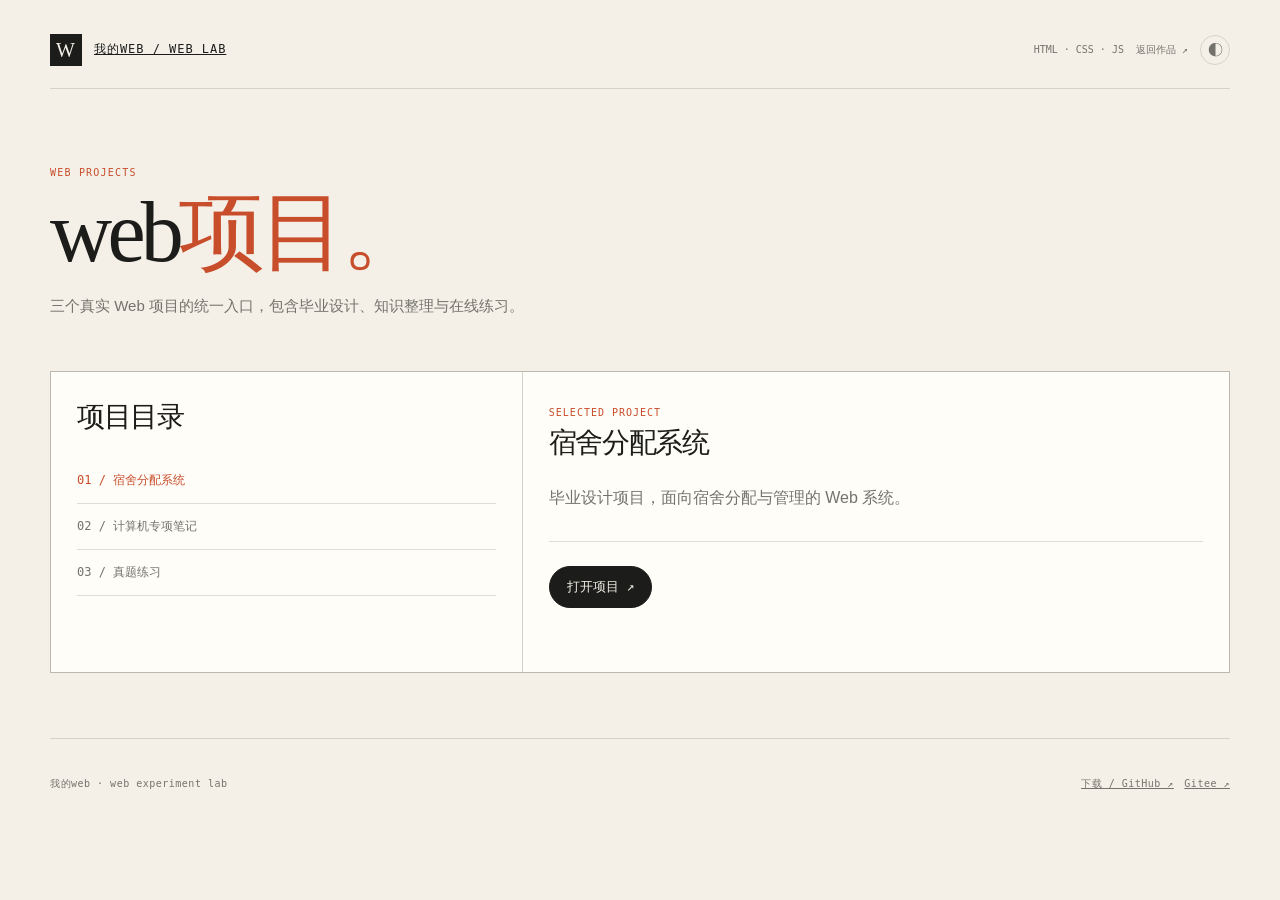
<file: myweb.html>
<!doctype html>
<html lang="zh-CN">
<head>
  <meta charset="UTF-8"><meta name="viewport" content="width=device-width, initial-scale=1.0">
  <title>我的web — Web Lab</title><link rel="stylesheet" href="styles.css"><link rel="stylesheet" href="demo.css">
</head>
<body class="demo-page">
  <div class="demo-shell">
    <header class="demo-topbar"><a class="demo-product" href="works.html"><span class="demo-product-mark">W</span><span>我的web / Web Lab</span></a><div class="demo-top-actions"><span>HTML · CSS · JS</span><a class="demo-back" href="works.html">返回作品 ↗</a><button class="theme-toggle demo-theme-toggle" type="button" data-theme-toggle aria-label="切换深浅色">◐</button></div></header>
    <main class="myweb-stage">
      <p class="demo-kicker">Web projects</p><h1 class="demo-heading">web<em>项目。</em></h1><p class="demo-subtitle">三个真实 Web 项目的统一入口，包含毕业设计、知识整理与在线练习。</p>
      <section class="myweb-board"><aside class="myweb-menu"><h2>项目目录</h2><ul class="myweb-menu-list"><li><button class="active" data-preview="宿舍分配系统" data-copy="毕业设计项目，面向宿舍分配与管理的 Web 系统。" data-url="http://3.27.133.139/">01 / 宿舍分配系统</button></li><li><button data-preview="计算机专项笔记" data-copy="知识云台中的专题知识整理页面，面向计算机专项内容的结构化阅读。" data-url="http://3.27.133.139/kb/#/doc/computer-special-notes">02 / 计算机专项笔记</button></li><li><button data-preview="真题练习" data-copy="知识云台的在线题库练习页面，用于刷题和检验掌握情况。" data-url="http://3.27.133.139/kb/practice/">03 / 真题练习</button></li></ul></aside><article class="myweb-preview"><span class="preview-label">Selected project</span><h2 class="preview-title" id="preview-title">宿舍分配系统</h2><p class="preview-copy" id="preview-copy">毕业设计项目，面向宿舍分配与管理的 Web 系统。</p><div class="preview-line"></div><a class="preview-link" id="preview-link" href="http://3.27.133.139/" target="_blank" rel="noreferrer">打开项目 ↗</a></article></section>
    </main>
    <footer class="demo-footer"><span>我的web · web experiment lab</span><span><a href="https://github.com/Junmst" target="_blank" rel="noreferrer">下载 / GitHub ↗</a>　<a href="https://gitee.com/junmarvel" target="_blank" rel="noreferrer">Gitee ↗</a></span></footer>
  </div>
  <script src="demo.js" defer></script>
  <script src="app.js" defer></script>
</body>
</html>
</file>
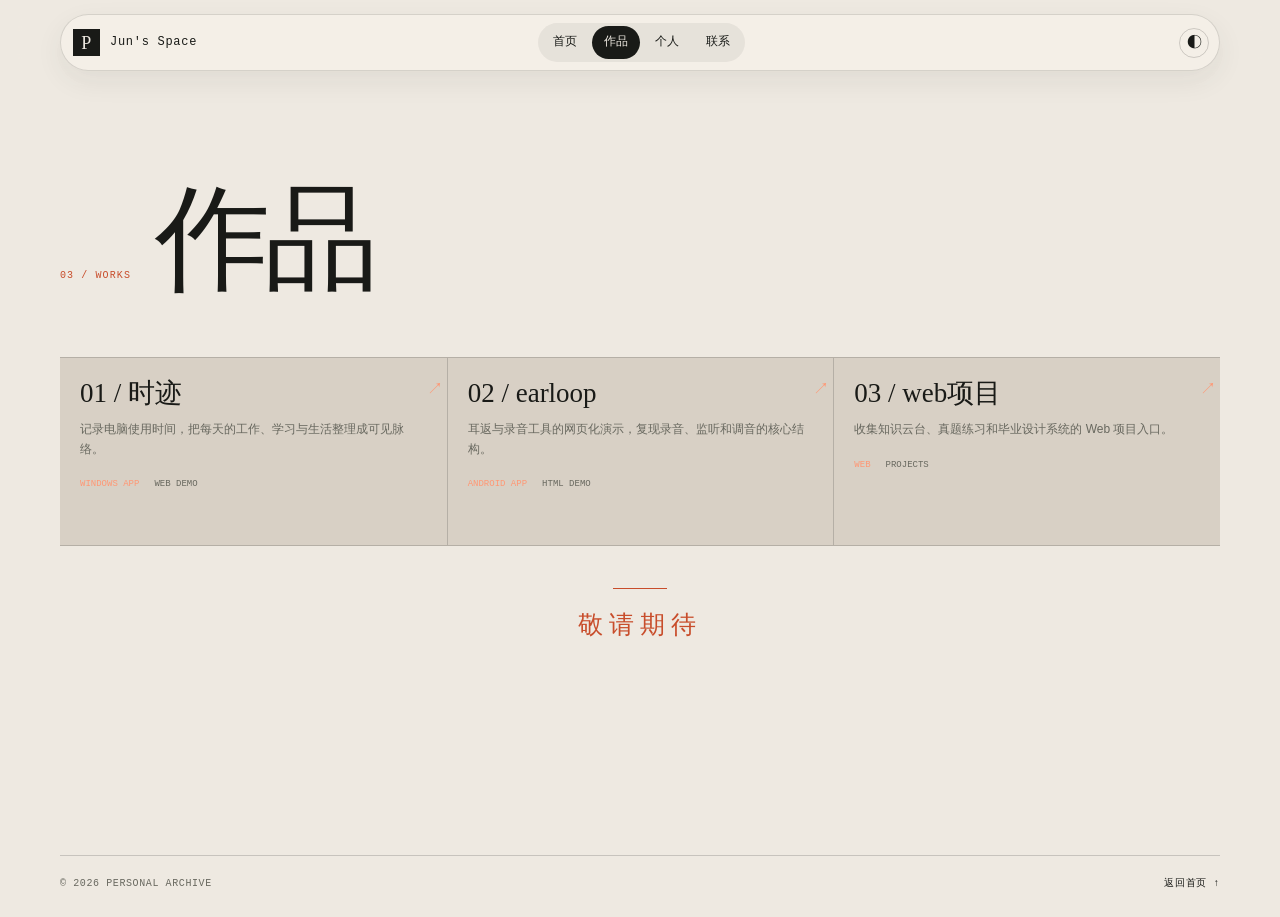
<file: works.html>
<!doctype html>
<html lang="zh-CN">
<head>
  <meta charset="UTF-8"><meta name="viewport" content="width=device-width, initial-scale=1.0">
  <title>作品 — 个人主页</title><link rel="stylesheet" href="styles.css">
</head>
<body>
  <header class="site-nav"><div class="nav-shell"><a class="brand" href="index.html"><span class="brand-mark">P</span><span>Jun's Space</span></a><nav class="nav-links"><a href="index.html">首页</a><a class="active" href="works.html">作品</a><a href="profile.html">个人</a><a href="contact.html">联系</a></nav><div class="nav-actions"><button class="theme-toggle" type="button" data-theme-toggle aria-label="切换深浅色" title="切换深浅色">◐</button></div></div></header>
  <main class="page-main section-shell">
    <div class="page-heading reveal"><p class="eyebrow">03 / Works</p><h1>作品</h1></div>
    <div class="project-grid" aria-label="作品列表">
      <a class="project-card reveal" href="shiji/">
        <div><h3>01 / 时迹</h3><p>记录电脑使用时间，把每天的工作、学习与生活整理成可见脉络。</p><div class="project-meta"><span class="project-source">WINDOWS APP</span><span>WEB DEMO</span></div></div>
        <span class="project-arrow" aria-hidden="true">↗</span>
      </a>
      <a class="project-card reveal" href="earloop.html">
        <div><h3>02 / earloop</h3><p>耳返与录音工具的网页化演示，复现录音、监听和调音的核心结构。</p><div class="project-meta"><span class="project-source">ANDROID APP</span><span>HTML DEMO</span></div></div>
        <span class="project-arrow" aria-hidden="true">↗</span>
      </a>
      <a class="project-card reveal" href="myweb.html">
        <div><h3>03 / web项目</h3><p>收集知识云台、真题练习和毕业设计系统的 Web 项目入口。</p><div class="project-meta"><span class="project-source">WEB</span><span>PROJECTS</span></div></div>
        <span class="project-arrow" aria-hidden="true">↗</span>
      </a>
    </div>
    <p class="works-note">敬请期待</p>
  </main>
  <footer class="site-footer section-shell"><span>© 2026 PERSONAL ARCHIVE</span><a href="index.html">返回首页 ↑</a></footer>
  <script src="app.js" defer></script>
</body>
</html>
</file>
<file: styles.css>
:root {
  --paper: #eee9e1;
  --ink: #191a17;
  --muted: #68685f;
  --line: rgba(25, 26, 23, .18);
  --accent: #c84d2b;
  --night: #1c1d1a;
  --white: #f6f1e9;
  --sans: Arial, "PingFang SC", "Microsoft YaHei", sans-serif;
  --mono: "SFMono-Regular", Consolas, monospace;
  --serif: Georgia, "Songti SC", "STSong", serif;
  --shell: min(1160px, calc(100% - 64px));
}

body.theme-dark {
  --paper: #20201e;
  --ink: #f3eee6;
  --muted: #b4b0a7;
  --line: rgba(243, 238, 230, .2);
  --paper-deep: #2b2a27;
  background: var(--paper);
}

* { box-sizing: border-box; }
html { scroll-behavior: smooth; }
body { margin: 0; overflow-x: hidden; background: var(--paper); color: var(--ink); font-family: var(--sans); font-size: 16px; line-height: 1.6; }
img { display: block; max-width: 100%; }
a { color: inherit; }
.section-shell { width: var(--shell); margin: 0 auto; }

.site-nav { position: sticky; top: 0; z-index: 10; padding: 14px 0; background: rgba(238, 233, 225, .82); backdrop-filter: blur(14px); }
body.theme-dark .site-nav { background: rgba(32, 32, 30, .9); }
.nav-shell { display: grid; grid-template-columns: 1fr auto 1fr; align-items: center; gap: 24px; width: var(--shell); margin: 0 auto; padding: 8px 10px 8px 12px; background: rgba(246, 241, 233, .72); border: 1px solid rgba(25, 26, 23, .14); border-radius: 999px; box-shadow: 0 10px 28px rgba(25, 26, 23, .07); }
body.theme-dark .nav-shell { background: rgba(37, 37, 34, .86); border-color: rgba(243, 238, 230, .2); }
.brand { display: flex; align-items: center; gap: 10px; width: fit-content; font-family: var(--mono); font-size: 12px; letter-spacing: .06em; text-decoration: none; }
.brand-mark { display: grid; place-items: center; width: 27px; height: 27px; background: var(--ink); color: var(--paper); font-family: var(--serif); font-size: 18px; }
.nav-links { display: flex; gap: 3px; padding: 3px; background: rgba(25, 26, 23, .06); border-radius: 999px; font-family: var(--mono); font-size: 12px; }
body.theme-dark .nav-links { background: rgba(243, 238, 230, .08); }
.nav-links a, .nav-profile { text-decoration: none; transition: color .2s; }
.nav-links a { padding: 7px 12px; border-radius: 999px; }
.nav-links a:hover { color: var(--accent); }
.nav-links a.active { background: var(--ink); color: var(--paper); }
.nav-profile { justify-self: end; padding: 8px 13px; color: var(--ink); border: 1px solid rgba(200, 77, 43, .45); border-radius: 999px; font-family: var(--mono); font-size: 11px; }
.nav-profile:hover { color: var(--accent); background: rgba(200, 77, 43, .06); }
.nav-actions { display: flex; align-items: center; justify-content: flex-end; gap: 8px; }
.theme-toggle { justify-self: end; display: grid; place-items: center; width: 30px; height: 30px; padding: 0; color: var(--ink); background: transparent; border: 1px solid var(--line); border-radius: 50%; font: 15px var(--sans); cursor: pointer; transition: color .2s, background .2s, transform .2s; }
.theme-toggle:hover { color: var(--accent); background: rgba(200, 77, 43, .08); transform: rotate(18deg); }

.eyebrow { margin: 0 0 18px; color: var(--accent); font-family: var(--mono); font-size: 10px; letter-spacing: .11em; text-transform: uppercase; }
h1, h2 { margin: 0; font-family: var(--serif); font-weight: 400; letter-spacing: -.05em; }
h1 { font-size: clamp(64px, 9vw, 128px); line-height: .94; }
h1 em { color: var(--accent); font-style: normal; }
.button { display: inline-flex; align-items: center; min-height: 45px; padding: 0 17px; text-decoration: none; font-family: var(--mono); font-size: 11px; transition: transform .2s, background .2s; }
.button:hover { transform: translateY(-2px); }
.button-dark { background: var(--ink); color: var(--paper); }
.button-dark:hover { background: var(--accent); }

.home-main { display: grid; grid-template-columns: 1fr .8fr; align-items: center; gap: 110px; min-height: calc(100vh - 75px); padding: 70px 0 100px; }
.home-lede { max-width: 390px; margin: 28px 0 32px; color: var(--muted); line-height: 1.85; }
.home-index { border-top: 1px solid var(--line); }
.home-index a { display: grid; grid-template-columns: 45px 1fr auto; gap: 16px; align-items: center; padding: 19px 0; border-bottom: 1px solid var(--line); text-decoration: none; transition: color .2s, padding-left .2s; }
.home-index a:hover { padding-left: 8px; color: var(--accent); }
.home-index span, .home-index b { font-family: var(--mono); font-size: 10px; font-weight: 400; }
.home-index strong { font-family: var(--serif); font-size: 30px; font-weight: 400; }
.home-index b { color: var(--muted); }

.page-main { min-height: calc(100vh - 130px); padding: 100px 0 130px; }
.page-heading { display: flex; align-items: baseline; gap: 24px; margin-bottom: 64px; }
.page-heading .eyebrow { margin: 0; }
.page-heading p:last-child { margin: 0 0 0 auto; color: var(--muted); }
.photo-grid { display: grid; gap: 22px; align-items: start; }
.photo-grid-two { grid-template-columns: 1.15fr .85fr; }
.photo-grid-three { grid-template-columns: repeat(3, 1fr); }
.photo-card { margin: 0; }
.photo-card.offset { margin-top: 66px; }
.photo-card img { width: 100%; height: auto; object-fit: contain; background: var(--paper-deep); filter: saturate(.85); transition: filter .3s, transform .3s; }
.photo-grid-three .photo-card img { height: auto; }
.photo-card:hover img { filter: saturate(1); transform: translateY(-4px); }
.photo-card figcaption { padding-top: 12px; color: var(--muted); font-family: var(--mono); font-size: 10px; letter-spacing: .05em; }
.photo-card figcaption span { margin-right: 11px; color: var(--accent); }

.project-grid { display: grid; grid-template-columns: repeat(3, 1fr); color: var(--ink); background: #d8d0c5; border-top: 1px solid var(--line); }
body.theme-dark .project-grid { background: #302f2c; }
.page-main:has(.project-grid) { width: 100%; max-width: none; padding-left: max(32px, calc((100vw - 1160px) / 2)); padding-right: max(32px, calc((100vw - 1160px) / 2)); }
.page-main:has(.project-grid) .page-heading { max-width: 1160px; margin-left: auto; margin-right: auto; }
.project-card { position: relative; display: flex; flex-direction: column; min-height: 188px; padding: 21px 20px 23px 20px; color: var(--ink); text-decoration: none; border-bottom: 1px solid var(--line); transition: color .2s, padding-left .2s, background .2s; }
.project-card:nth-child(3n + 2), .project-card:nth-child(3n + 3) { padding-left: 20px; border-left: 1px solid var(--line); }
.project-card:hover { padding-left: 10px; color: #ffad92; background: rgba(243, 111, 67, .06); }
.project-card:nth-child(3n + 2):hover, .project-card:nth-child(3n + 3):hover { padding-left: 30px; }
.project-card h3 { margin: 0; padding-right: 22px; font-family: var(--serif); font-size: 27px; font-weight: 400; line-height: 1.05; overflow-wrap: anywhere; }
.project-card p { margin: 12px 0 0; color: var(--muted); font-size: 12px; line-height: 1.65; }
.project-meta { display: flex; gap: 15px; margin-top: auto; padding-top: 18px; color: var(--muted); font-family: var(--mono); font-size: 9px; text-transform: uppercase; }
.project-source { color: #ff9774; }
.project-arrow { position: absolute; top: 20px; right: 4px; color: #ff9774; font-family: var(--mono); }
.works-note { position: relative; margin: 42px 0 0; padding: 20px 0 8px; color: var(--accent); font: 400 25px var(--serif); letter-spacing: .24em; text-align: center; }
.works-note::before { content: ''; position: absolute; top: 0; left: 50%; width: 54px; height: 1px; background: var(--accent); transform: translateX(-50%); }

.contact-page { max-width: 760px; }
.project-detail { min-height: calc(100vh - 130px); padding-top: 120px; }
.project-detail h1 { margin-bottom: 30px; }
.back-link { color: var(--muted); font-family: var(--mono); font-size: 11px; text-decoration: none; }
.back-link:hover { color: var(--accent); }
.contact-page .page-heading { display: block; }
.contact-page .page-heading p:last-child { margin-top: 14px; }
.contact-links { border-top: 1px solid var(--line); }
.contact-links a { display: grid; grid-template-columns: 75px 1fr auto; gap: 14px; align-items: center; padding: 20px 0; border-bottom: 1px solid var(--line); text-decoration: none; transition: color .2s, padding-left .2s; }
.contact-links a:hover { padding-left: 8px; color: var(--accent); }
.contact-links span { color: var(--accent); font-family: var(--mono); font-size: 10px; }
.contact-links strong { font-size: 14px; font-weight: 500; }
.contact-links b { font-family: var(--mono); font-size: 17px; font-weight: 400; }

.site-footer { display: flex; justify-content: space-between; gap: 20px; padding: 20px 0 25px; border-top: 1px solid var(--line); color: var(--muted); font-family: var(--mono); font-size: 10px; letter-spacing: .06em; }
.site-footer a { color: var(--ink); text-decoration: none; }
.reveal { opacity: 0; transform: translateY(18px); transition: opacity .55s ease, transform .55s ease; }
.reveal.is-visible { opacity: 1; transform: none; }
@media (prefers-reduced-motion: reduce) { *, *::before, *::after { transition-duration: .01ms !important; } .reveal { opacity: 1; transform: none; } }

@media (max-width: 850px) {
  :root { --shell: calc(100% - 40px); }
  .site-nav { padding: 10px 0; }
  .nav-shell { grid-template-columns: 1fr auto; gap: 8px; padding: 8px 9px; border-radius: 18px; }
  .nav-links { grid-column: 1 / -1; grid-row: 2; justify-content: space-between; gap: 2px; padding: 3px; border-radius: 12px; }
  .nav-links a { flex: 1; padding: 7px 5px; text-align: center; }
  .home-main { grid-template-columns: 1fr; gap: 58px; min-height: 0; padding: 75px 0 95px; }
  .home-index { max-width: 600px; }
  .page-main { padding: 75px 0 95px; }
  .page-heading { display: block; margin-bottom: 45px; }
  .page-heading p:last-child { margin-top: 13px; }
  .photo-grid-three { grid-template-columns: 1fr 1fr; }
  .photo-grid-three .photo-card:last-child { grid-column: 1 / -1; max-width: calc(50% - 11px); }
  .project-grid { grid-template-columns: 1fr 1fr; }
  .project-card:nth-child(3n + 2), .project-card:nth-child(3n + 3) { padding-left: 0; border-left: 0; }
  .project-card:nth-child(even) { padding-left: 20px; border-left: 1px solid var(--line); }
  .project-card:nth-child(even):hover { padding-left: 30px; }
  .project-grid .project-card { padding-left: 16px; padding-right: 16px; border-left: 0; }
  .project-grid .project-card:hover { padding-left: 24px; }
}

@media (max-width: 560px) {
  :root { --shell: calc(100% - 32px); }
  .nav-shell { width: calc(100% - 32px); }
  .nav-links { font-size: 12px; }
  .nav-links a { padding-left: 6px; padding-right: 6px; }
  .home-main { padding-top: 65px; }
  h1 { font-size: clamp(54px, 16vw, 78px); }
  .home-index strong { font-size: 26px; }
  .photo-grid-two, .photo-grid-three { display: block; }
  .photo-card, .photo-card.offset, .photo-grid-three .photo-card:last-child { max-width: none; margin: 0 0 32px; }
  .photo-card img, .photo-grid-three .photo-card img { height: auto; object-fit: contain; }
  .project-grid { grid-template-columns: 1fr; }
  .project-card, .project-card:nth-child(even) { min-height: 150px; padding: 18px 16px; border-left: 0; }
  .project-grid .project-card { padding: 18px 16px; }
  .project-grid .project-card:hover { padding-left: 22px; }
  .site-footer { flex-direction: column; gap: 8px; }
}
</file>
<file: demo.css>
:root {
  --demo-bg: #f4f0e8;
  --demo-panel: #fffdf8;
  --demo-dark: #1c1d1a;
  --demo-line: rgba(28, 29, 26, .14);
  --demo-accent: #c84d2b;
  --demo-muted: #74736b;
  --demo-green: #6c8067;
}

.demo-page { min-height: 100vh; background: var(--demo-bg); color: var(--demo-dark); }
body.theme-dark.demo-page { --demo-bg: #20201e; --demo-panel: #2b2a27; --demo-dark: #f4f0e8; --demo-line: rgba(244, 240, 232, .18); --demo-muted: #b5b0a6; --demo-accent: #a1c7ff; --demo-green: #99c79f; }
.demo-shell { width: min(1180px, calc(100% - 56px)); margin: 0 auto; }
.demo-topbar { display: flex; align-items: center; justify-content: space-between; gap: 24px; padding: 34px 0 22px; border-bottom: 1px solid var(--demo-line); }
.demo-product { display: flex; align-items: center; gap: 12px; font-family: var(--mono); font-size: 12px; letter-spacing: .08em; text-transform: uppercase; }
.demo-product-mark { display: grid; place-items: center; width: 32px; height: 32px; background: var(--demo-dark); color: var(--demo-bg); font-family: var(--serif); font-size: 20px; }
.demo-top-actions { display: flex; align-items: center; gap: 12px; color: var(--demo-muted); font-family: var(--mono); font-size: 10px; }
.demo-back { color: inherit; text-decoration: none; }
.demo-back:hover { color: var(--demo-accent); }
.demo-button { display: inline-flex; align-items: center; justify-content: center; min-height: 38px; padding: 0 14px; border: 1px solid var(--demo-line); background: transparent; color: inherit; font: 11px var(--mono); cursor: pointer; transition: background .2s, color .2s, transform .2s; }
.demo-button:hover { transform: translateY(-2px); background: var(--demo-dark); color: var(--demo-bg); }
.demo-button.primary { background: var(--demo-dark); color: var(--demo-bg); }
.demo-button.primary:hover { background: var(--demo-accent); }
.demo-kicker { margin: 0 0 12px; color: var(--demo-accent); font: 10px var(--mono); letter-spacing: .12em; text-transform: uppercase; }
.demo-heading { margin: 0; font: 400 clamp(48px, 7vw, 86px)/.98 var(--serif); letter-spacing: -.055em; }
.demo-heading em { color: var(--demo-accent); font-style: normal; }
.demo-subtitle { max-width: 480px; margin: 18px 0 0; color: var(--demo-muted); font-size: 15px; line-height: 1.8; }
.demo-footer { display: flex; justify-content: space-between; gap: 20px; padding: 38px 0 46px; border-top: 1px solid var(--demo-line); color: var(--demo-muted); font: 10px var(--mono); letter-spacing: .05em; }
.demo-footer a { color: inherit; }
.demo-footer a:hover { color: var(--demo-accent); }
.demo-theme-toggle { width: 30px; height: 30px; color: inherit; border-color: var(--demo-line); }

/* 时迹 */
.shiji-layout { display: grid; grid-template-columns: 200px minmax(0, 1fr); gap: 28px; padding: 44px 0 80px; }
.shiji-sidebar { align-self: start; position: sticky; top: 20px; padding: 20px; background: var(--demo-panel); border: 1px solid var(--demo-line); }
.shiji-sidebar-label { margin: 0 0 20px; color: var(--demo-muted); font: 10px var(--mono); letter-spacing: .1em; text-transform: uppercase; }
.shiji-day { display: block; padding: 12px 0; color: var(--demo-muted); border-bottom: 1px solid var(--demo-line); font-size: 13px; text-decoration: none; }
.shiji-day.active { color: var(--demo-dark); font-weight: 700; }
.shiji-day small { display: block; margin-top: 3px; color: var(--demo-muted); font: 10px var(--mono); }
.shiji-main { min-width: 0; }
.shiji-summary { display: grid; grid-template-columns: 1.4fr 1fr 1fr; gap: 1px; margin: 28px 0; background: var(--demo-line); border: 1px solid var(--demo-line); }
.summary-item { padding: 18px; background: var(--demo-panel); }
.summary-label { display: block; color: var(--demo-muted); font: 10px var(--mono); text-transform: uppercase; }
.summary-value { display: block; margin-top: 7px; font: 400 28px var(--serif); }
.summary-note { display: block; margin-top: 3px; color: var(--demo-green); font-size: 11px; }
.shiji-toolbar { display: flex; align-items: center; justify-content: space-between; gap: 16px; margin-bottom: 12px; }
.shiji-filter { display: flex; gap: 4px; }
.filter-button { padding: 7px 10px; border: 0; background: transparent; color: var(--demo-muted); font: 10px var(--mono); cursor: pointer; }
.filter-button.active { background: var(--demo-dark); color: var(--demo-bg); }
.timeline { border-top: 1px solid var(--demo-line); }
.timeline-row { display: grid; grid-template-columns: 72px 10px minmax(0, 1fr) auto; gap: 16px; align-items: center; padding: 19px 0; border-bottom: 1px solid var(--demo-line); }
.timeline-time { color: var(--demo-muted); font: 11px var(--mono); }
.timeline-dot { width: 9px; height: 9px; border-radius: 50%; background: var(--demo-accent); }
.timeline-title { margin: 0; font: 400 22px var(--serif); }
.timeline-meta { margin: 4px 0 0; color: var(--demo-muted); font-size: 11px; }
.timeline-duration { color: var(--demo-muted); font: 10px var(--mono); }

/* earloop */
.earloop-stage { padding: 78px 0 60px; }
.earloop-player { display: grid; grid-template-columns: 220px minmax(0, 1fr); gap: 30px; align-items: center; margin-top: 50px; padding: 28px; background: var(--demo-dark); color: var(--demo-bg); }
.earloop-art { display: grid; place-items: center; aspect-ratio: 1; background: linear-gradient(145deg, #f08b5f, #813929); color: #171815; font: 400 86px var(--serif); }
.earloop-controls { min-width: 0; }
.earloop-track { display: flex; justify-content: space-between; gap: 20px; color: rgba(244, 240, 232, .62); font: 10px var(--mono); text-transform: uppercase; }
.earloop-track strong { color: var(--demo-bg); font-weight: 400; }
.waveform { display: flex; align-items: center; gap: 4px; height: 120px; margin: 25px 0; }
.wave-bar { flex: 1; min-width: 3px; height: var(--height); background: rgba(244, 240, 232, .42); transition: background .2s, height .2s; }
.wave-bar.active { background: #ff8b63; }
.earloop-player-row { display: flex; align-items: center; gap: 14px; }
.play-button { display: grid; place-items: center; width: 44px; height: 44px; border: 0; background: var(--demo-bg); color: var(--demo-dark); cursor: pointer; font-size: 16px; }
.earloop-range { flex: 1; accent-color: #ff8b63; }
.earloop-presets { display: grid; grid-template-columns: repeat(3, 1fr); gap: 12px; margin-top: 18px; }
.preset { padding: 16px; border: 1px solid var(--demo-line); background: var(--demo-panel); cursor: pointer; transition: border-color .2s, transform .2s; }
.preset:hover, .preset.active { border-color: var(--demo-accent); transform: translateY(-3px); }
.preset strong { display: block; font: 400 20px var(--serif); }
.preset span { display: block; margin-top: 5px; color: var(--demo-muted); font: 10px var(--mono); }

/* 我的 web */
.myweb-stage { padding: 78px 0 65px; }
.myweb-board { display: grid; grid-template-columns: .8fr 1.2fr; gap: 1px; margin-top: 52px; background: var(--demo-line); border: 1px solid var(--demo-line); }
.myweb-menu, .myweb-preview { padding: 26px; background: var(--demo-panel); }
.myweb-menu h2, .myweb-preview h2 { margin: 0 0 22px; font: 400 28px var(--serif); }
.myweb-menu-list { margin: 0; padding: 0; list-style: none; }
.myweb-menu-list button { width: 100%; padding: 14px 0; border: 0; border-bottom: 1px solid var(--demo-line); background: transparent; color: var(--demo-muted); text-align: left; font: 12px var(--mono); cursor: pointer; }
.myweb-menu-list button.active, .myweb-menu-list button:hover { color: var(--demo-accent); }
.myweb-preview { min-height: 300px; }
.preview-label { color: var(--demo-accent); font: 10px var(--mono); letter-spacing: .1em; text-transform: uppercase; }
.preview-title { margin: 26px 0 10px; font: 400 48px/.98 var(--serif); }
.preview-copy { max-width: 420px; color: var(--demo-muted); line-height: 1.8; }
.preview-line { width: 100%; height: 1px; margin-top: 28px; background: var(--demo-line); }
.preview-link { display: inline-flex; align-items: center; margin-top: 24px; min-height: 42px; padding: 0 17px; color: var(--demo-bg); background: var(--demo-dark); border: 1px solid var(--demo-dark); border-radius: 999px; font: 13px var(--mono); text-decoration: none; transition: transform .2s, background .2s, color .2s; }
.preview-link:hover { color: var(--demo-dark); background: var(--demo-accent); border-color: var(--demo-accent); transform: translateY(-2px); }

@media (max-width: 760px) {
  .demo-shell { width: min(100% - 32px, 600px); }
  .demo-topbar { align-items: flex-start; flex-direction: column; }
  .demo-top-actions { width: 100%; justify-content: space-between; }
  .shiji-layout, .earloop-player, .myweb-board { grid-template-columns: 1fr; }
  .shiji-sidebar { position: static; display: flex; gap: 18px; overflow-x: auto; padding: 12px 16px; }
  .shiji-sidebar-label { display: none; }
  .shiji-day { min-width: 78px; border: 0; }
  .shiji-summary { grid-template-columns: 1fr 1fr; }
  .summary-item:first-child { grid-column: 1 / -1; }
  .timeline-row { grid-template-columns: 58px 10px minmax(0, 1fr); gap: 10px; }
  .timeline-duration { grid-column: 3; }
  .earloop-art { width: min(190px, 100%); }
  .earloop-presets { grid-template-columns: 1fr; }
}

/* EarLoop: 对应 Android Compose 中的录音 / 监听 / 调音 / 设备四个主页面 */
.earloop-screen { padding: 48px 0 78px; }
.earloop-tabs { display: flex; gap: 4px; padding-bottom: 12px; border-bottom: 1px solid var(--demo-line); }
.earloop-app-tab { padding: 10px 20px; border: 0; border-radius: 999px; background: transparent; color: var(--demo-muted); font: 12px var(--sans); cursor: pointer; }
.earloop-app-tab.active, .earloop-app-tab:hover { background: var(--demo-dark); color: var(--demo-bg); }
.earloop-app-panel { padding-top: 42px; }
.earloop-app-panel.hidden { display: none; }
.earloop-panel-head { display: flex; justify-content: space-between; align-items: end; gap: 20px; margin-bottom: 34px; }
.earloop-head-actions { display: flex; align-items: center; gap: 14px; }
.earloop-status { display: inline-flex; align-items: center; gap: 7px; color: var(--demo-muted); font: 10px var(--mono); }
.earloop-status i { width: 7px; height: 7px; border-radius: 50%; background: var(--demo-green); }
.earloop-status.recording i { background: var(--demo-accent); box-shadow: 0 0 0 5px rgba(200, 77, 43, .12); }
.earloop-meter-card { display: grid; grid-template-columns: 170px minmax(0, 1fr) auto; gap: 24px; align-items: center; padding: 20px; background: var(--demo-panel); border: 1px solid var(--demo-line); }
.earloop-label { display: block; color: var(--demo-muted); font: 10px var(--mono); letter-spacing: .04em; text-transform: uppercase; }
.earloop-meter-card strong { display: block; margin-top: 5px; font: 400 20px var(--serif); }
.level-meter { display: flex; align-items: center; gap: 4px; height: 34px; }
.level-meter span { flex: 1; height: 9px; background: var(--demo-line); }
.level-meter span:nth-child(-n+7) { background: var(--demo-dark); }
.level-meter span:nth-child(8) { background: var(--demo-accent); }
.earloop-record-list { margin-top: 24px; border-top: 1px solid var(--demo-line); }
.earloop-list-head { display: flex; justify-content: space-between; padding: 15px 0; color: var(--demo-muted); font: 10px var(--mono); text-transform: uppercase; }
.ear-record-row { display: grid; grid-template-columns: 38px 1fr auto; gap: 14px; align-items: center; width: 100%; padding: 18px 8px; border: 0; border-top: 1px solid var(--demo-line); background: transparent; color: var(--demo-dark); text-align: left; cursor: pointer; }
.ear-record-row:hover, .ear-record-row.active { background: rgba(200, 77, 43, .06); }
.record-play { display: grid; place-items: center; width: 30px; height: 30px; border: 1px solid var(--demo-line); border-radius: 50%; font-size: 10px; }
.ear-record-row strong { display: block; font: 400 20px var(--serif); }
.ear-record-row small, .ear-record-row time { color: var(--demo-muted); font: 10px var(--mono); }
.earloop-listen-grid { display: grid; grid-template-columns: 1fr 1fr; gap: 16px; }
.ear-device-card { display: flex; flex-direction: column; align-items: flex-start; gap: 12px; padding: 24px; background: var(--demo-panel); border: 1px solid var(--demo-line); }
.ear-device-card strong { font: 400 25px var(--serif); }
.ear-device-card small { color: var(--demo-muted); font: 10px var(--mono); }
.ear-wave-panel { padding: 24px; background: var(--demo-panel); border: 1px solid var(--demo-line); }
.ear-wave-top { display: flex; justify-content: space-between; color: var(--demo-muted); font: 10px var(--mono); }
.ear-waveform { display: flex; align-items: center; gap: 3px; height: 160px; margin: 24px 0; padding: 0 8px; border-top: 1px solid var(--demo-line); border-bottom: 1px solid var(--demo-line); }
.ear-waveform span { flex: 1; min-width: 3px; height: var(--height); background: linear-gradient(var(--demo-accent), rgba(200, 77, 43, .28)); border-radius: 4px; }
.ear-tune-tabs { display: flex; gap: 4px; margin-bottom: 20px; }
.ear-tune-tabs button { padding: 8px 14px; border: 1px solid var(--demo-line); background: transparent; color: var(--demo-muted); font: 10px var(--mono); cursor: pointer; }
.ear-tune-tabs button.active { background: var(--demo-dark); color: var(--demo-bg); }
.ear-slider-row { display: grid; grid-template-columns: 80px 1fr 50px; gap: 16px; align-items: center; margin-top: 16px; font-size: 12px; }
.ear-slider-row input { width: 100%; accent-color: var(--demo-accent); }
.ear-slider-row strong { color: var(--demo-muted); font: 10px var(--mono); text-align: right; }
.ear-device-table { border-top: 1px solid var(--demo-line); }
.ear-device-table > div { display: grid; grid-template-columns: 100px 1fr 1fr; gap: 16px; align-items: center; padding: 20px 0; border-bottom: 1px solid var(--demo-line); }
.ear-device-table span, .ear-device-table small { color: var(--demo-muted); font: 10px var(--mono); }
.ear-device-table strong { font: 400 22px var(--serif); }
.is-ear-recording .earloop-status i { background: var(--demo-accent); }

@media (max-width: 760px) {
  .earloop-panel-head { align-items: flex-start; flex-direction: column; }
  .earloop-meter-card, .earloop-listen-grid { grid-template-columns: 1fr; }
  .earloop-meter-card .earloop-label:last-child { order: 3; }
  .ear-device-table > div { grid-template-columns: 1fr; gap: 6px; }
}
</file>
